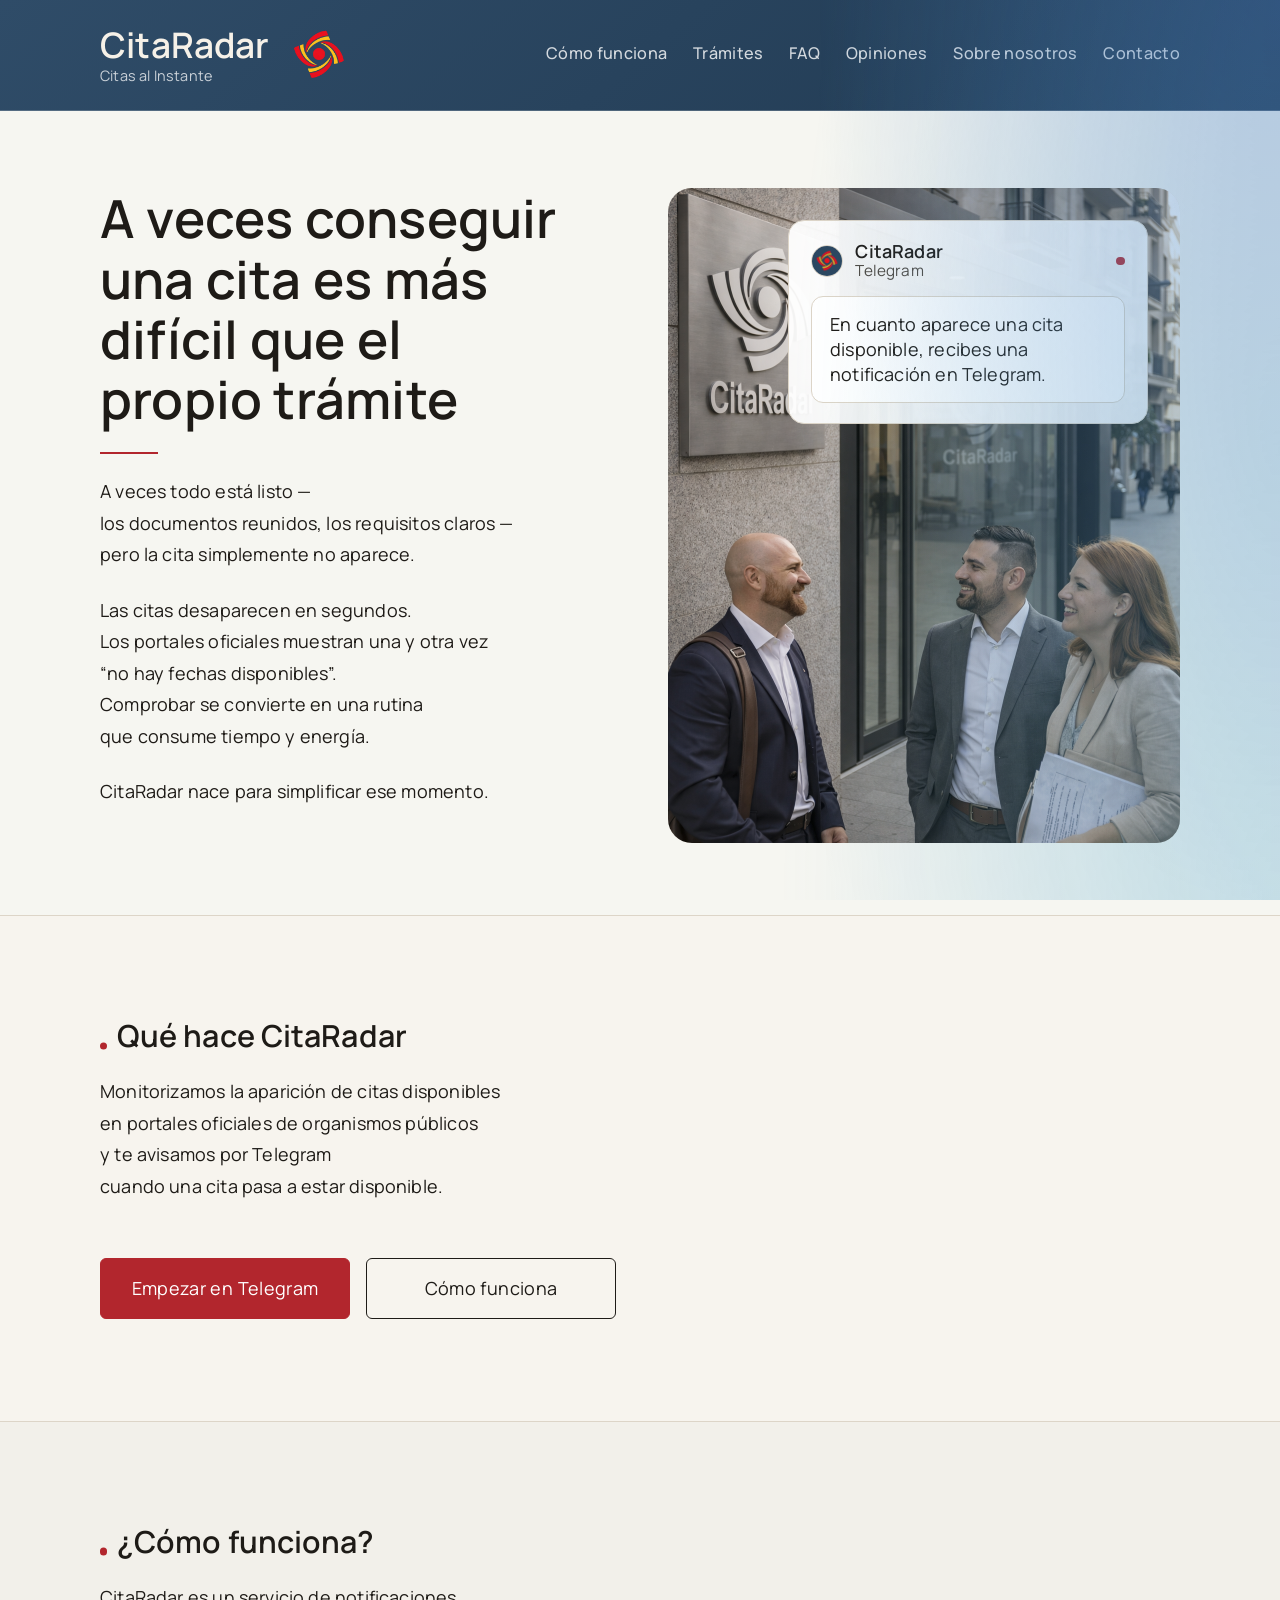
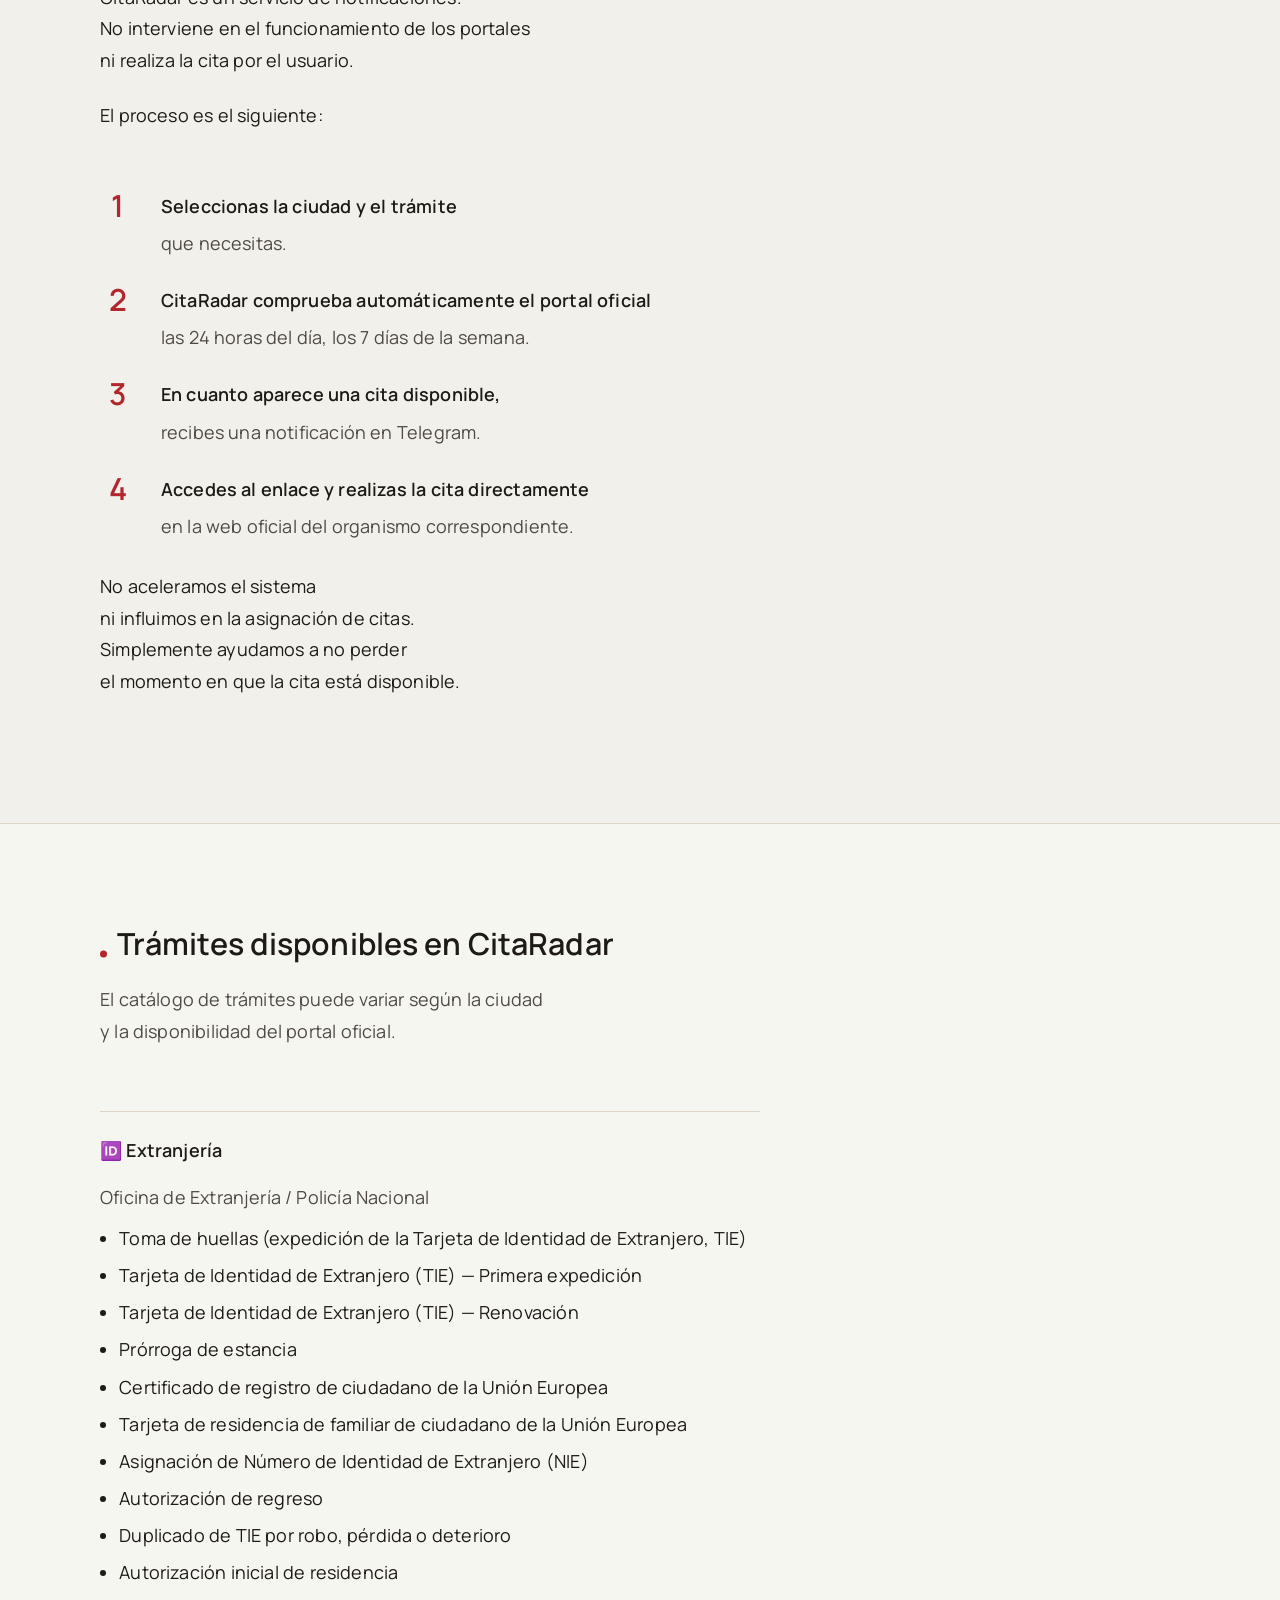
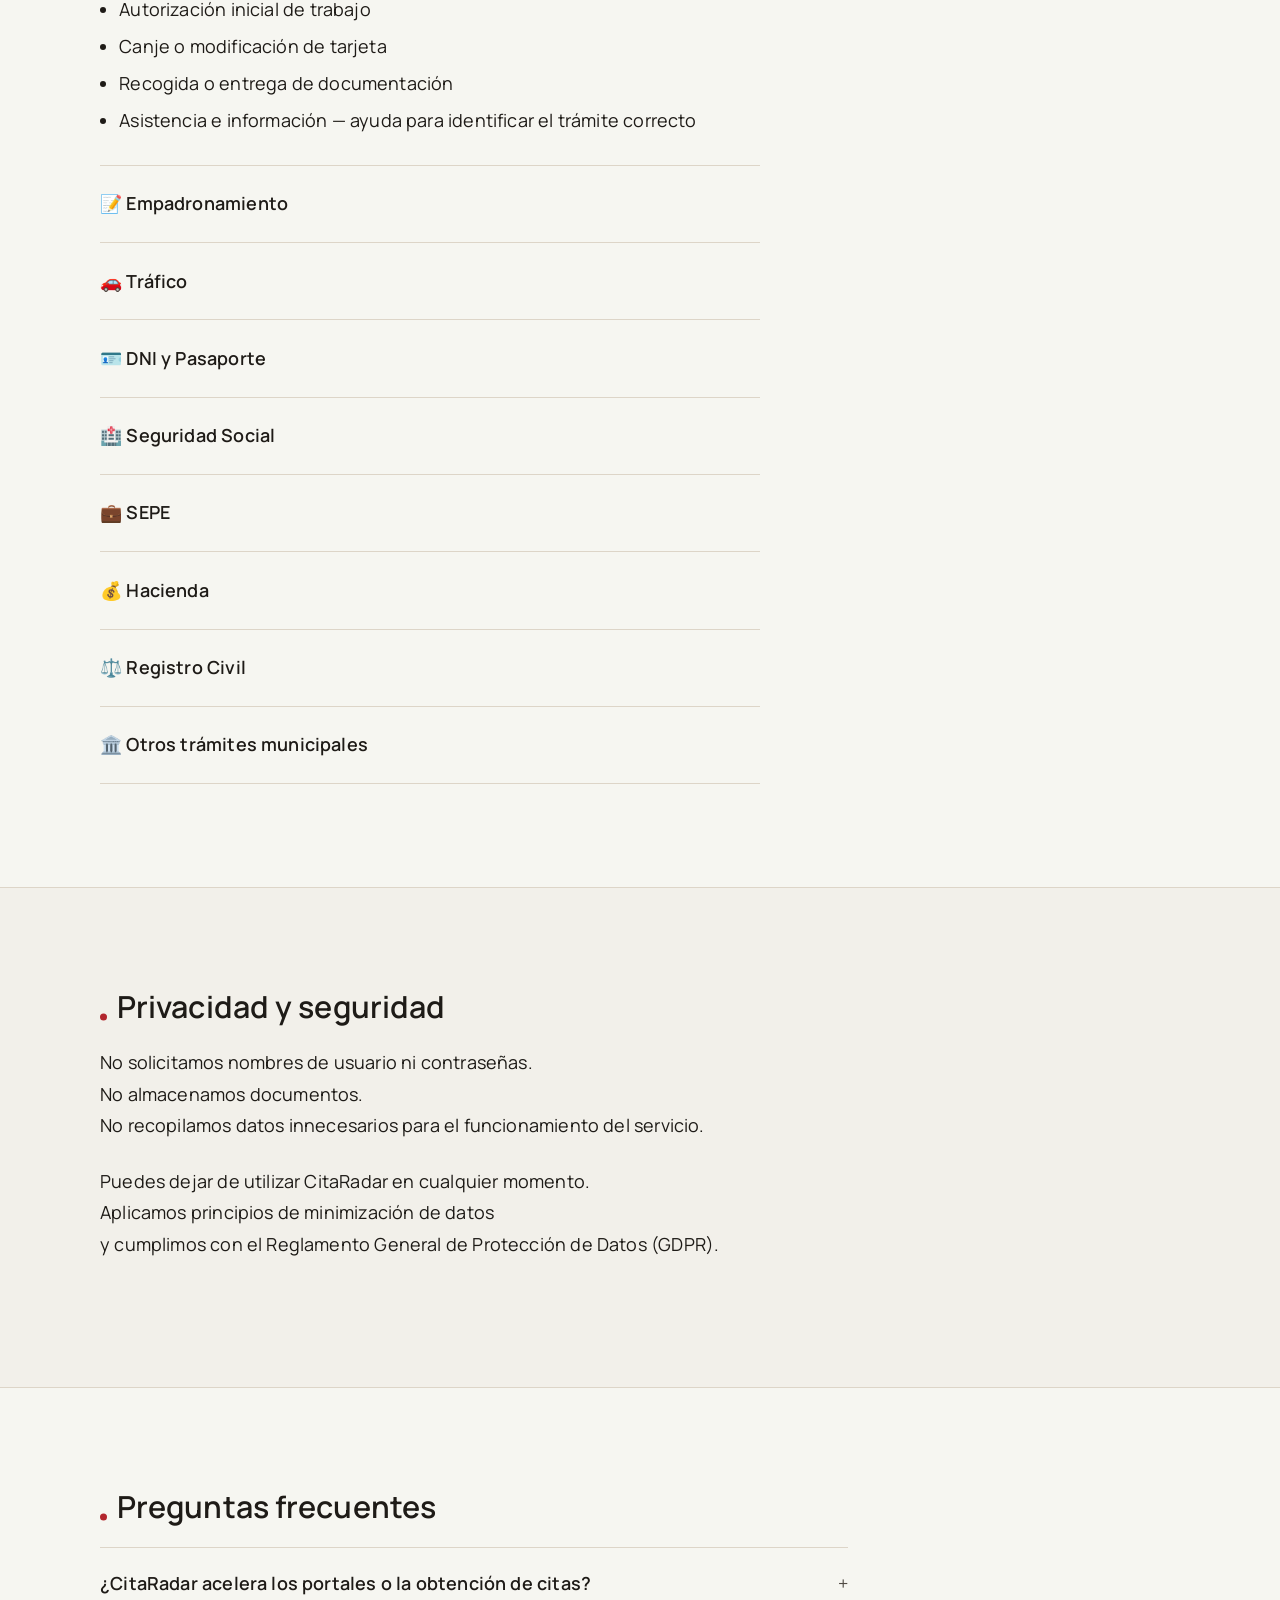
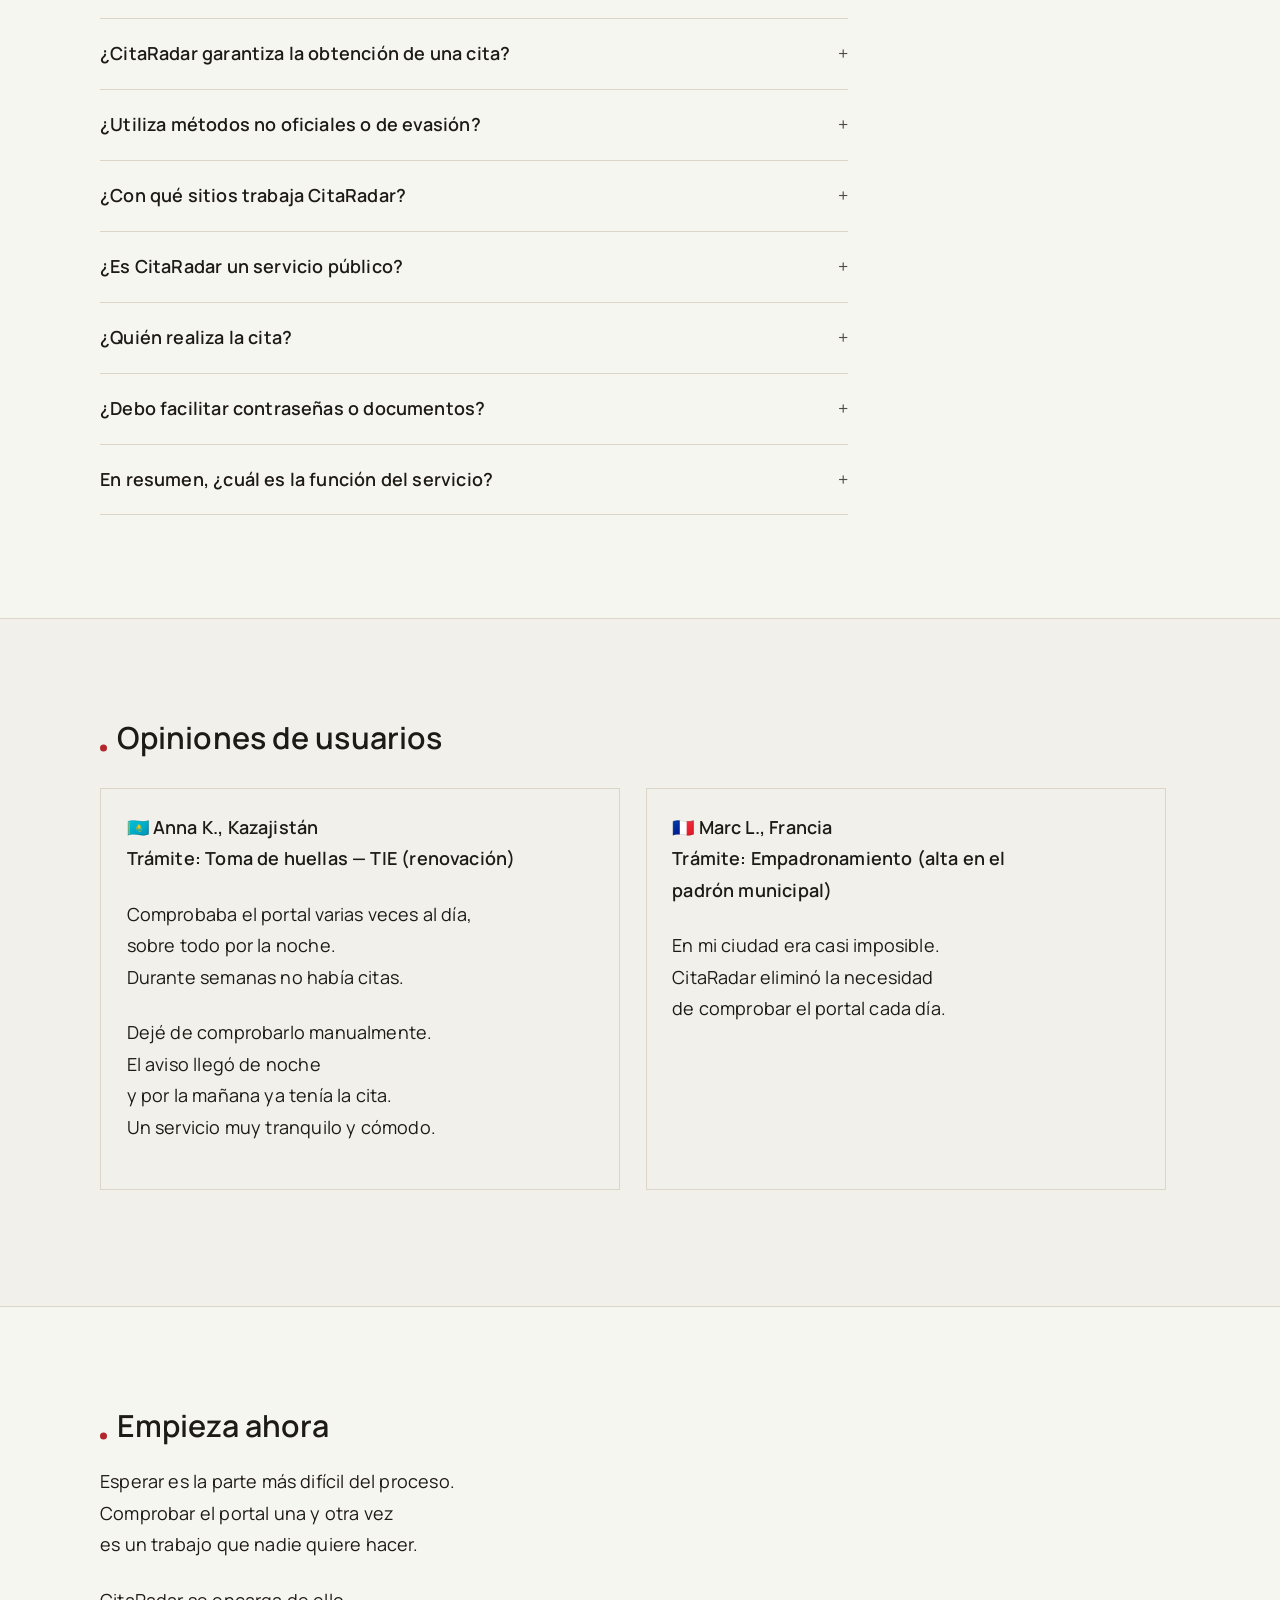
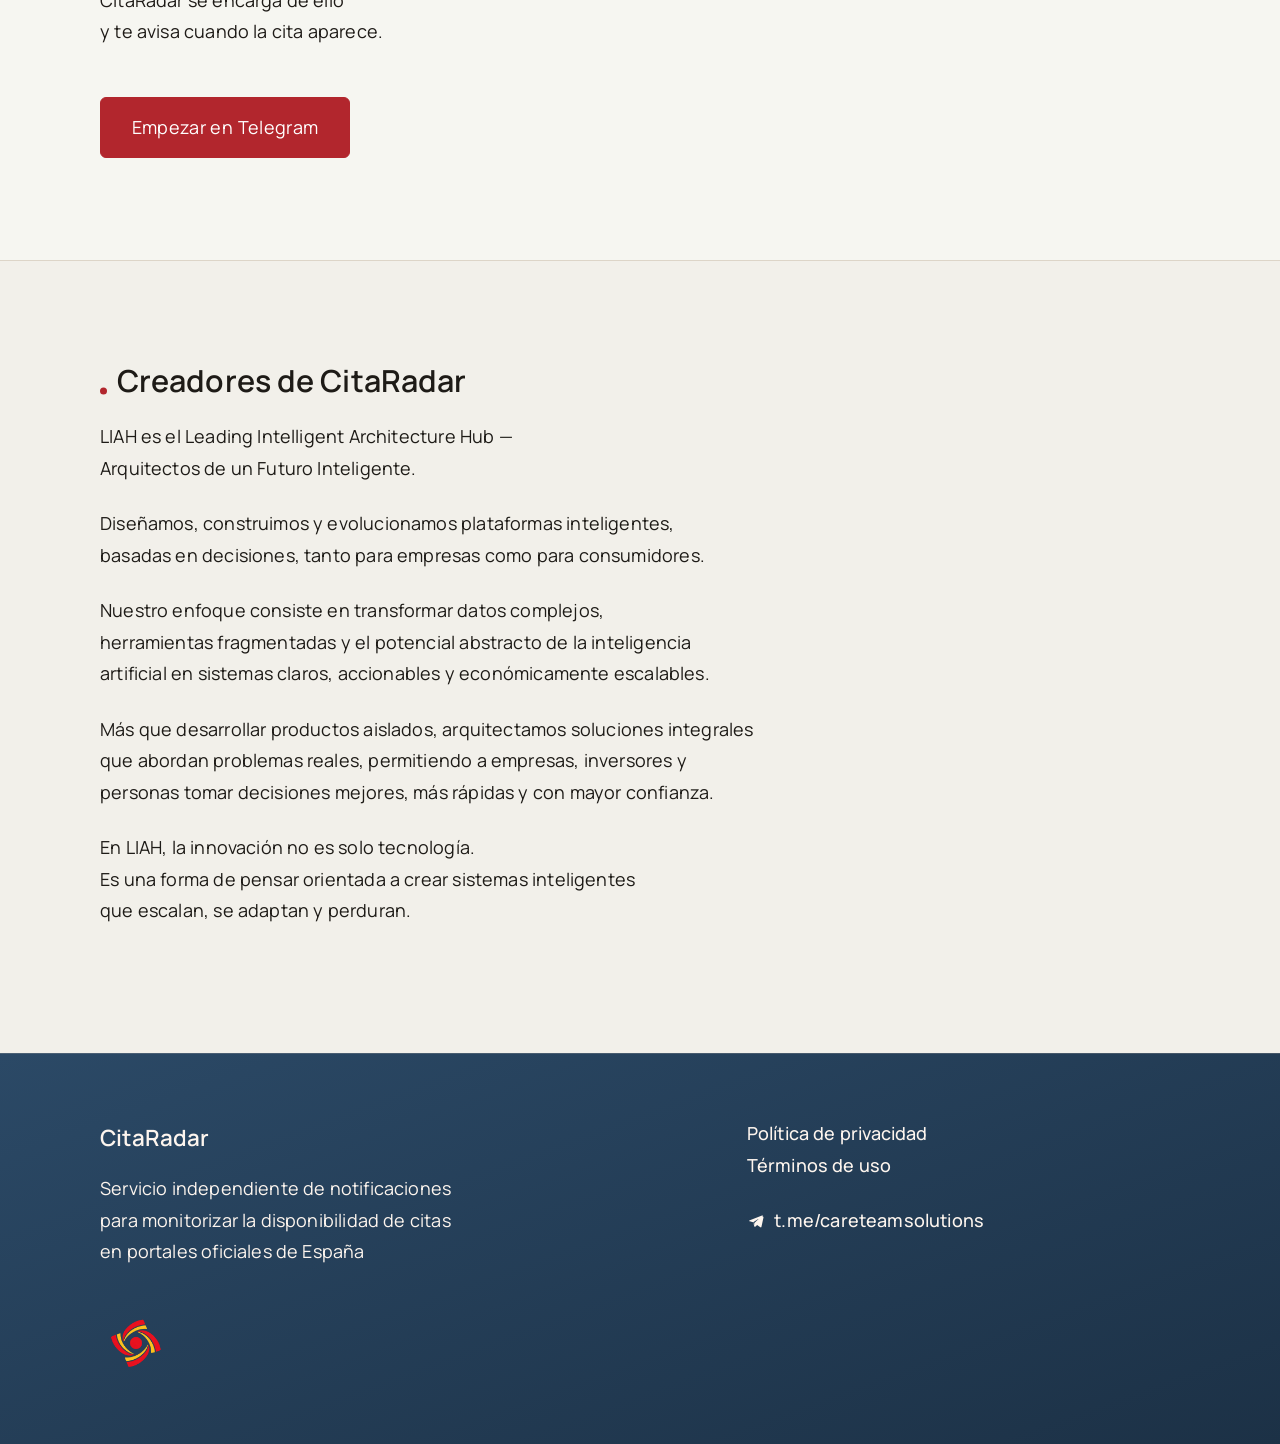
<file: index.html>
<!doctype html>
<html lang="es">
  <head>
    <meta charset="utf-8" />
    <meta name="viewport" content="width=device-width, initial-scale=1" />
    <title>CitaRadar — Citas al Instante</title>
    <meta
      name="description"
      content="Monitorizamos la aparición de citas disponibles en portales oficiales de organismos públicos y te avisamos por Telegram cuando una cita pasa a estar disponible."
    />
    <meta property="og:title" content="CitaRadar — Citas al Instante" />
    <meta
      property="og:description"
      content="Monitorizamos la aparición de citas disponibles en portales oficiales de organismos públicos y te avisamos por Telegram cuando una cita pasa a estar disponible."
    />
    <meta property="og:type" content="website" />
    <meta property="og:locale" content="es_ES" />
    <meta property="og:image" content="favicon.png" />
    <meta name="twitter:card" content="summary" />
    <meta name="theme-color" content="#2f4c68" />
    <link rel="icon" href="favicon.png" type="image/png" />
    <link rel="apple-touch-icon" href="apple-touch-icon.png" />
    <link rel="stylesheet" href="styles.css" />
  </head>
  <body>
    <header class="site-header">
      <div class="container header-inner">
        <div class="brand">
          <div class="brand-text">
            <a class="logo" href="index.html">CitaRadar</a>
            <span class="brand-tagline">Citas al Instante</span>
          </div>
          <img class="brand-illustration" src="Illustration.png" alt="" aria-hidden="true" />
        </div>
        <nav class="toc" aria-label="Secciones principales">
          <a href="#como-funciona">Cómo funciona</a>
          <a href="#tramites">Trámites</a>
          <a href="#faq">FAQ</a>
          <a href="#opiniones">Opiniones</a>
          <a href="#creadores">Sobre nosotros</a>
          <a href="#contacto">Contacto</a>
        </nav>
        <details class="toc-mobile">
          <summary aria-label="Abrir menú de navegación">Menú</summary>
          <div class="toc-mobile-panel">
            <a href="#como-funciona">Cómo funciona</a>
            <a href="#tramites">Trámites</a>
            <a href="#faq">FAQ</a>
            <a href="#opiniones">Opiniones</a>
            <a href="#creadores">Sobre nosotros</a>
            <a href="#contacto">Contacto</a>
          </div>
        </details>
      </div>
    </header>

    <main id="contenido">
      <section class="section hero paper">
        <div class="container hero-grid">
          <div class="hero-text">
            <h1>A veces conseguir una cita es más difícil que el propio trámite</h1>
            <p>
              A veces todo está listo —<br />
              los documentos reunidos, los requisitos claros —<br />
              pero la cita simplemente no aparece.
            </p>
            <p>
              Las citas desaparecen en segundos.<br />
              Los portales oficiales muestran una y otra vez<br />
              “no hay fechas disponibles”.<br />
              Comprobar se convierte en una rutina<br />
              que consume tiempo y energía.
            </p>
            <p>CitaRadar nace para simplificar ese momento.</p>
          </div>
          <div class="hero-side">
          <div class="hero-photo" aria-hidden="true">
            <img
              src="20260201_0009_Image%20Generation_remix_01kgb50zr4ftt9q1h30hnj1c5b.png"
              alt=""
              loading="lazy"
            />
          </div>
            <aside class="hero-card telegram-card" aria-label="Notificación en Telegram">
              <div class="telegram-header">
                <img class="telegram-avatar" src="Pic1.png" alt="CitaRadar" />
                <div class="telegram-meta">
                  <p class="telegram-name">CitaRadar</p>
                  <p class="telegram-app">Telegram</p>
                </div>
                <span class="telegram-dot" aria-hidden="true"></span>
              </div>
              <div class="telegram-bubble">
                <p>En cuanto aparece una cita disponible, recibes una notificación en Telegram.</p>
              </div>
            </aside>
          </div>
        </div>
      </section>

      <section class="section">
        <div class="container content">
          <h2>Qué hace CitaRadar</h2>
          <p>
            Monitorizamos la aparición de citas disponibles<br />
            en portales oficiales de organismos públicos<br />
            y te avisamos por Telegram<br />
            cuando una cita pasa a estar disponible.
          </p>
          <div class="cta">
            <a class="btn btn-primary" href="https://t.me/citaradarbot">Empezar en Telegram</a>
            <a class="btn btn-secondary" href="#como-funciona">Cómo funciona</a>
          </div>
        </div>
      </section>

      <section class="section surface" id="como-funciona">
        <div class="container content">
          <h2>¿Cómo funciona?</h2>
          <p>
            CitaRadar es un servicio de notificaciones.<br />
            No interviene en el funcionamiento de los portales<br />
            ni realiza la cita por el usuario.
          </p>
          <p>El proceso es el siguiente:</p>
          <ol class="steps">
            <li class="step">
              <span class="step-number">1</span>
              <div class="step-content">
                <p class="step-title">Seleccionas la ciudad y el trámite</p>
                <p class="step-text">que necesitas.</p>
              </div>
            </li>
            <li class="step">
              <span class="step-number">2</span>
              <div class="step-content">
                <p class="step-title">CitaRadar comprueba automáticamente el portal oficial</p>
                <p class="step-text">las 24 horas del día, los 7 días de la semana.</p>
              </div>
            </li>
            <li class="step">
              <span class="step-number">3</span>
              <div class="step-content">
                <p class="step-title">En cuanto aparece una cita disponible,</p>
                <p class="step-text">recibes una notificación en Telegram.</p>
              </div>
            </li>
            <li class="step">
              <span class="step-number">4</span>
              <div class="step-content">
                <p class="step-title">Accedes al enlace y realizas la cita directamente</p>
                <p class="step-text">en la web oficial del organismo correspondiente.</p>
              </div>
            </li>
          </ol>
          <p>
            No aceleramos el sistema<br />
            ni influimos en la asignación de citas.<br />
            Simplemente ayudamos a no perder<br />
            el momento en que la cita está disponible.
          </p>
        </div>
      </section>

      <section class="section paper" id="tramites">
        <div class="container content">
          <h2>Trámites disponibles en CitaRadar</h2>
          <p class="small">
            El catálogo de trámites puede variar según la ciudad<br />
            y la disponibilidad del portal oficial.
          </p>
          <div class="accordion">
            <details class="accordion-item" open>
              <summary><span>🆔 Extranjería</span></summary>
              <div class="accordion-body">
                <p class="category-meta">Oficina de Extranjería / Policía Nacional</p>
                <ul class="category-list">
                  <li>Toma de huellas (expedición de la Tarjeta de Identidad de Extranjero, TIE)</li>
                  <li>Tarjeta de Identidad de Extranjero (TIE) — Primera expedición</li>
                  <li>Tarjeta de Identidad de Extranjero (TIE) — Renovación</li>
                  <li>Prórroga de estancia</li>
                  <li>Certificado de registro de ciudadano de la Unión Europea</li>
                  <li>Tarjeta de residencia de familiar de ciudadano de la Unión Europea</li>
                  <li>Asignación de Número de Identidad de Extranjero (NIE)</li>
                  <li>Autorización de regreso</li>
                  <li>Duplicado de TIE por robo, pérdida o deterioro</li>
                  <li>Autorización inicial de residencia</li>
                  <li>Autorización inicial de trabajo</li>
                  <li>Canje o modificación de tarjeta</li>
                  <li>Recogida o entrega de documentación</li>
                  <li>Asistencia e información — ayuda para identificar el trámite correcto</li>
                </ul>
              </div>
            </details>
            <details class="accordion-item">
              <summary><span>📝 Empadronamiento</span></summary>
              <div class="accordion-body">
                <p class="category-meta">Padrón Municipal de Habitantes</p>
                <ul class="category-list">
                  <li>Alta en el Padrón Municipal de Habitantes (nueva inscripción)</li>
                  <li>Cambio de domicilio en el Padrón Municipal</li>
                  <li>Baja en el Padrón Municipal</li>
                  <li>Certificado de empadronamiento</li>
                  <li>Volante de empadronamiento</li>
                  <li>Alta o modificación de datos de familiar en el padrón</li>
                </ul>
              </div>
            </details>
            <details class="accordion-item">
              <summary><span>🚗 Tráfico</span></summary>
              <div class="accordion-body">
                <p class="category-meta">Dirección General de Tráfico (DGT)</p>
                <ul class="category-list">
                  <li>Canje de permiso de conducción extranjero</li>
                  <li>Renovación del permiso de conducción</li>
                  <li>Obtención del permiso de conducción (primera vez)</li>
                  <li>Duplicado del permiso de conducción</li>
                  <li>Permiso Internacional de Conducción</li>
                  <li>Trámites relacionados con vehículos</li>
                  <li>Examen teórico de conducción</li>
                  <li>Examen práctico de conducción</li>
                  <li>Consulta de puntos del carné de conducir</li>
                  <li>Informes de conductor o del permiso</li>
                </ul>
              </div>
            </details>
            <details class="accordion-item">
              <summary><span>🪪 DNI y Pasaporte</span></summary>
              <div class="accordion-body">
                <p class="category-meta">Policía Nacional</p>
                <p class="category-note">
                  En algunos trámites puede existir CAPTCHA,<br />
                  por lo que la monitorización puede estar limitada.
                </p>
                <ul class="category-list">
                  <li>Documento Nacional de Identidad (DNI) — Primera expedición</li>
                  <li>Documento Nacional de Identidad (DNI) — Renovación</li>
                  <li>Documento Nacional de Identidad (DNI) — Duplicado</li>
                  <li>Pasaporte — Primera expedición</li>
                  <li>Pasaporte — Renovación</li>
                </ul>
              </div>
            </details>
            <details class="accordion-item">
              <summary><span>🏥 Seguridad Social</span></summary>
              <div class="accordion-body">
                <p class="category-meta">Instituto Nacional de la Seguridad Social (INSS)</p>
                <ul class="category-list">
                  <li>Asignación o consulta del Número de la Seguridad Social</li>
                  <li>Afiliación a la Seguridad Social</li>
                  <li>Prestaciones por maternidad y paternidad</li>
                  <li>Incapacidad temporal</li>
                  <li>Pensiones y jubilación</li>
                  <li>Ingreso Mínimo Vital (IMV)</li>
                  <li>Obtención de informes y certificados</li>
                  <li>Consulta general de prestaciones</li>
                </ul>
              </div>
            </details>
            <details class="accordion-item">
              <summary><span>💼 SEPE</span></summary>
              <div class="accordion-body">
                <p class="category-meta">Servicio Público de Empleo Estatal</p>
                <p class="category-note">
                  Las prestaciones se gestionan en el SEPE.<br />
                  La demanda de empleo suele corresponder al servicio autonómico.
                </p>
                <ul class="category-list">
                  <li>Solicitud de prestación por desempleo</li>
                  <li>Subsidios y ayudas por desempleo</li>
                  <li>Reanudación de prestación</li>
                  <li>Certificados e informes del SEPE</li>
                  <li>Consulta de información general</li>
                </ul>
              </div>
            </details>
            <details class="accordion-item">
              <summary><span>💰 Hacienda</span></summary>
              <div class="accordion-body">
                <p class="category-meta">
                  Agencia Estatal de Administración Tributaria (AEAT)<br />
                  (Sección en fase beta — la disponibilidad puede ser limitada)
                </p>
                <ul class="category-list">
                  <li>Asistencia para la declaración del IRPF</li>
                  <li>Obtención de certificados tributarios</li>
                  <li>Presentación de documentación tributaria</li>
                  <li>Cita para asistencia general en la Agencia Tributaria</li>
                  <li>Consulta de disponibilidad de cita</li>
                </ul>
              </div>
            </details>
            <details class="accordion-item">
              <summary><span>⚖️ Registro Civil</span></summary>
              <div class="accordion-body">
                <p class="category-meta">
                  Registro Civil<br />
                  (La organización de citas puede variar según la ciudad)
                </p>
                <ul class="category-list">
                  <li>Inscripción de matrimonio o pareja</li>
                  <li>Inscripción de nacimiento</li>
                  <li>Inscripción de defunción</li>
                  <li>Nacionalidad española y jura</li>
                  <li>Localización de inscripción en el Registro Civil</li>
                </ul>
              </div>
            </details>
            <details class="accordion-item">
              <summary><span>🏛️ Otros trámites municipales</span></summary>
              <div class="accordion-body">
                <p class="category-meta">
                  Trámites municipales diversos<br />
                  (El catálogo depende del ayuntamiento correspondiente)
                </p>
                <ul class="category-list">
                  <li>Licencia municipal de obras</li>
                  <li>Certificado de convivencia</li>
                  <li>Inscripción como pareja de hecho</li>
                  <li>Inscripción escolar</li>
                  <li>Gestión de residuos especiales</li>
                  <li>Tarjeta de residente para estacionamiento</li>
                  <li>Registro municipal de animales de compañía</li>
                </ul>
              </div>
            </details>
          </div>
        </div>
      </section>

      <section class="section surface" id="privacidad">
        <div class="container content">
          <h2>Privacidad y seguridad</h2>
          <p>
            No solicitamos nombres de usuario ni contraseñas.<br />
            No almacenamos documentos.<br />
            No recopilamos datos innecesarios para el funcionamiento del servicio.
          </p>
          <p>
            Puedes dejar de utilizar CitaRadar en cualquier momento.<br />
            Aplicamos principios de minimización de datos<br />
            y cumplimos con el Reglamento General de Protección de Datos (GDPR).
          </p>
        </div>
      </section>

      <section class="section paper" id="faq">
        <div class="container content wide">
          <h2>Preguntas frecuentes</h2>
          <details class="faq-item">
            <summary>¿CitaRadar acelera los portales o la obtención de citas?</summary>
            <div class="faq-answer">
              <p>
                No. CitaRadar no acelera los sitios oficiales<br />
                ni influye en la asignación de citas.<br />
                La disponibilidad depende exclusivamente del organismo correspondiente.
              </p>
            </div>
          </details>
          <details class="faq-item">
            <summary>¿CitaRadar garantiza la obtención de una cita?</summary>
            <div class="faq-answer">
              <p>
                No. No garantizamos citas ni vendemos citas.<br />
                Cita Radar solo ayuda a no perder el momento<br />
                en que una cita está disponible.
              </p>
            </div>
          </details>
          <details class="faq-item">
            <summary>¿Utiliza métodos no oficiales o de evasión?</summary>
            <div class="faq-answer">
              <p>
                No. CitaRadar no emplea métodos prohibidos<br />
                ni técnicas agresivas.<br />
                Trabajamos únicamente con información pública y accesible.
              </p>
            </div>
          </details>
          <details class="faq-item">
            <summary>¿Con qué sitios trabaja CitaRadar?</summary>
            <div class="faq-answer">
              <p>
                Exclusivamente con portales oficiales<br />
                de organismos estatales y municipales de España.
              </p>
            </div>
          </details>
          <details class="faq-item">
            <summary>¿Es CitaRadar un servicio público?</summary>
            <div class="faq-answer">
              <p>
                No. CitaRadar es un servicio independiente<br />
                y no está afiliado a organismos públicos.
              </p>
            </div>
          </details>
          <details class="faq-item">
            <summary>¿Quién realiza la cita?</summary>
            <div class="faq-answer">
              <p>
                La cita la realizas tú mismo<br />
                directamente en la web oficial correspondiente.<br />
                CitaRadar no realiza citas en nombre del usuario.
              </p>
            </div>
          </details>
          <details class="faq-item">
            <summary>¿Debo facilitar contraseñas o documentos?</summary>
            <div class="faq-answer">
              <p>No. CitaRadar nunca solicita contraseñas ni documentos.</p>
            </div>
          </details>
          <details class="faq-item">
            <summary>En resumen, ¿cuál es la función del servicio?</summary>
            <div class="faq-answer">
              <p>
                No sustituimos al portal<br />
                ni intervenimos en el sistema.<br />
                Solo te avisamos cuando la cita aparece.
              </p>
            </div>
          </details>
        </div>
      </section>

      <section class="section surface" id="opiniones">
        <div class="container">
          <h2>Opiniones de usuarios</h2>
          <div class="testimonials" aria-label="Opiniones de usuarios">
            <article class="testimonial">
              <p class="testimonial-meta">
                🇰🇿 Anna K., Kazajistán<br />
                Trámite: Toma de huellas — TIE (renovación)
              </p>
              <p>
                Comprobaba el portal varias veces al día,<br />
                sobre todo por la noche.<br />
                Durante semanas no había citas.
              </p>
              <p>
                Dejé de comprobarlo manualmente.<br />
                El aviso llegó de noche<br />
                y por la mañana ya tenía la cita.<br />
                Un servicio muy tranquilo y cómodo.
              </p>
            </article>
            <article class="testimonial">
              <p class="testimonial-meta">
                🇫🇷 Marc L., Francia<br />
                Trámite: Empadronamiento (alta en el padrón municipal)
              </p>
              <p>
                En mi ciudad era casi imposible.<br />
                CitaRadar eliminó la necesidad<br />
                de comprobar el portal cada día.
              </p>
            </article>
            <article class="testimonial">
              <p class="testimonial-meta">
                🇮🇹 Giulia R., Italia<br />
                Trámite: Certificado de registro de ciudadano de la UE
              </p>
              <p>
                La incertidumbre es lo más difícil.<br />
                El aviso llegó temprano<br />
                y pude reservar a tiempo.
              </p>
            </article>
            <article class="testimonial">
              <p class="testimonial-meta">
                🇺🇸 David M., Estados Unidos<br />
                Trámite: Canje de permiso de conducción (DGT)
              </p>
              <p>
                Mucho más cómodo<br />
                que comprobar el portal cada noche.
              </p>
            </article>
            <article class="testimonial">
              <p class="testimonial-meta">
                🇦🇷 Lucía P., Argentina<br />
                Trámite: Prestación por desempleo (SEPE)
              </p>
              <p>
                En un momento de estrés,<br />
                este servicio fue realmente útil.
              </p>
            </article>
          </div>
        </div>
      </section>

      <section class="section paper cta-final" id="telegram">
        <div class="container content">
          <h2>Empieza ahora</h2>
          <p>
            Esperar es la parte más difícil del proceso.<br />
            Comprobar el portal una y otra vez<br />
            es un trabajo que nadie quiere hacer.
          </p>
          <p>
            CitaRadar se encarga de ello<br />
            y te avisa cuando la cita aparece.
          </p>
          <a class="btn btn-primary" href="https://t.me/citaradarbot">Empezar en Telegram</a>
        </div>
      </section>

      <section class="section surface" id="creadores">
        <div class="container content">
          <h2>Creadores de CitaRadar</h2>
          <p>
            LIAH es el Leading Intelligent Architecture Hub —<br />
            Arquitectos de un Futuro Inteligente.
          </p>
          <p>
            Diseñamos, construimos y evolucionamos plataformas inteligentes,<br />
            basadas en decisiones, tanto para empresas como para consumidores.
          </p>
          <p>
            Nuestro enfoque consiste en transformar datos complejos,<br />
            herramientas fragmentadas y el potencial abstracto de la inteligencia artificial en sistemas claros,
            accionables y económicamente escalables.
          </p>
          <p>
            Más que desarrollar productos aislados, arquitectamos soluciones integrales que abordan problemas
            reales, permitiendo a empresas, inversores y personas tomar decisiones mejores, más rápidas y con
            mayor confianza.
          </p>
          <p>
            En LIAH, la innovación no es solo tecnología.<br />
            Es una forma de pensar orientada a crear sistemas inteligentes<br />
            que escalan, se adaptan y perduran.
          </p>
        </div>
      </section>
    </main>

    <a class="fab-cta" href="https://t.me/citaradarbot">Empezar en Telegram</a>

    <footer class="site-footer" id="contacto">
      <div class="container footer-grid">
        <div class="footer-brand">
          <p class="footer-logo">CitaRadar</p>
          <p class="footer-tagline">
            Servicio independiente de notificaciones<br />
            para monitorizar la disponibilidad de citas<br />
            en portales oficiales de España
          </p>
        </div>
        <div class="footer-meta">
          <p class="footer-links">
            <a href="privacy.html">Política de privacidad</a><br />
            <a href="terms.html">Términos de uso</a>
          </p>
          <p class="footer-contact">
            <a class="contact-row" href="https://t.me/careteamsolutions">
              <span class="telegram-icon" aria-hidden="true">
                <svg viewBox="0 0 24 24" aria-hidden="true">
                  <path
                    d="M20.9 4.3 3.8 10.9c-1.2.5-1.2 1.2-.2 1.5l4.4 1.4 1.7 5.1c.2.6.1.8.7.8.5 0 .7-.2 1-.5l2.1-2 4.3 3.2c.8.4 1.3.2 1.5-.7l2.6-12.1c.3-1.1-.4-1.6-1.1-1.4Zm-3.4 3.1-7.7 7.1-.3 3.1-1.2-3.9 9.2-6.1Z"
                  />
                </svg>
              </span>
              t.me/careteamsolutions
            </a>
          </p>
        </div>
      </div>
      <div class="container footer-illustration" aria-hidden="true">
        <img src="Illustration.png" alt="" />
      </div>
    </footer>
    <script>
      (() => {
        const root = document.documentElement;
        const maxShift = 140;
        let ticking = false;
        const update = () => {
          const scrollTop = window.scrollY || window.pageYOffset;
          const shift = Math.min(maxShift, scrollTop * 0.2);
          root.style.setProperty("--scroll-shift", `${shift}px`);
          ticking = false;
        };
        update();
        window.addEventListener("scroll", () => {
          if (!ticking) {
            window.requestAnimationFrame(update);
            ticking = true;
          }
        });
      })();
    </script>
  </body>
</html>
</file>
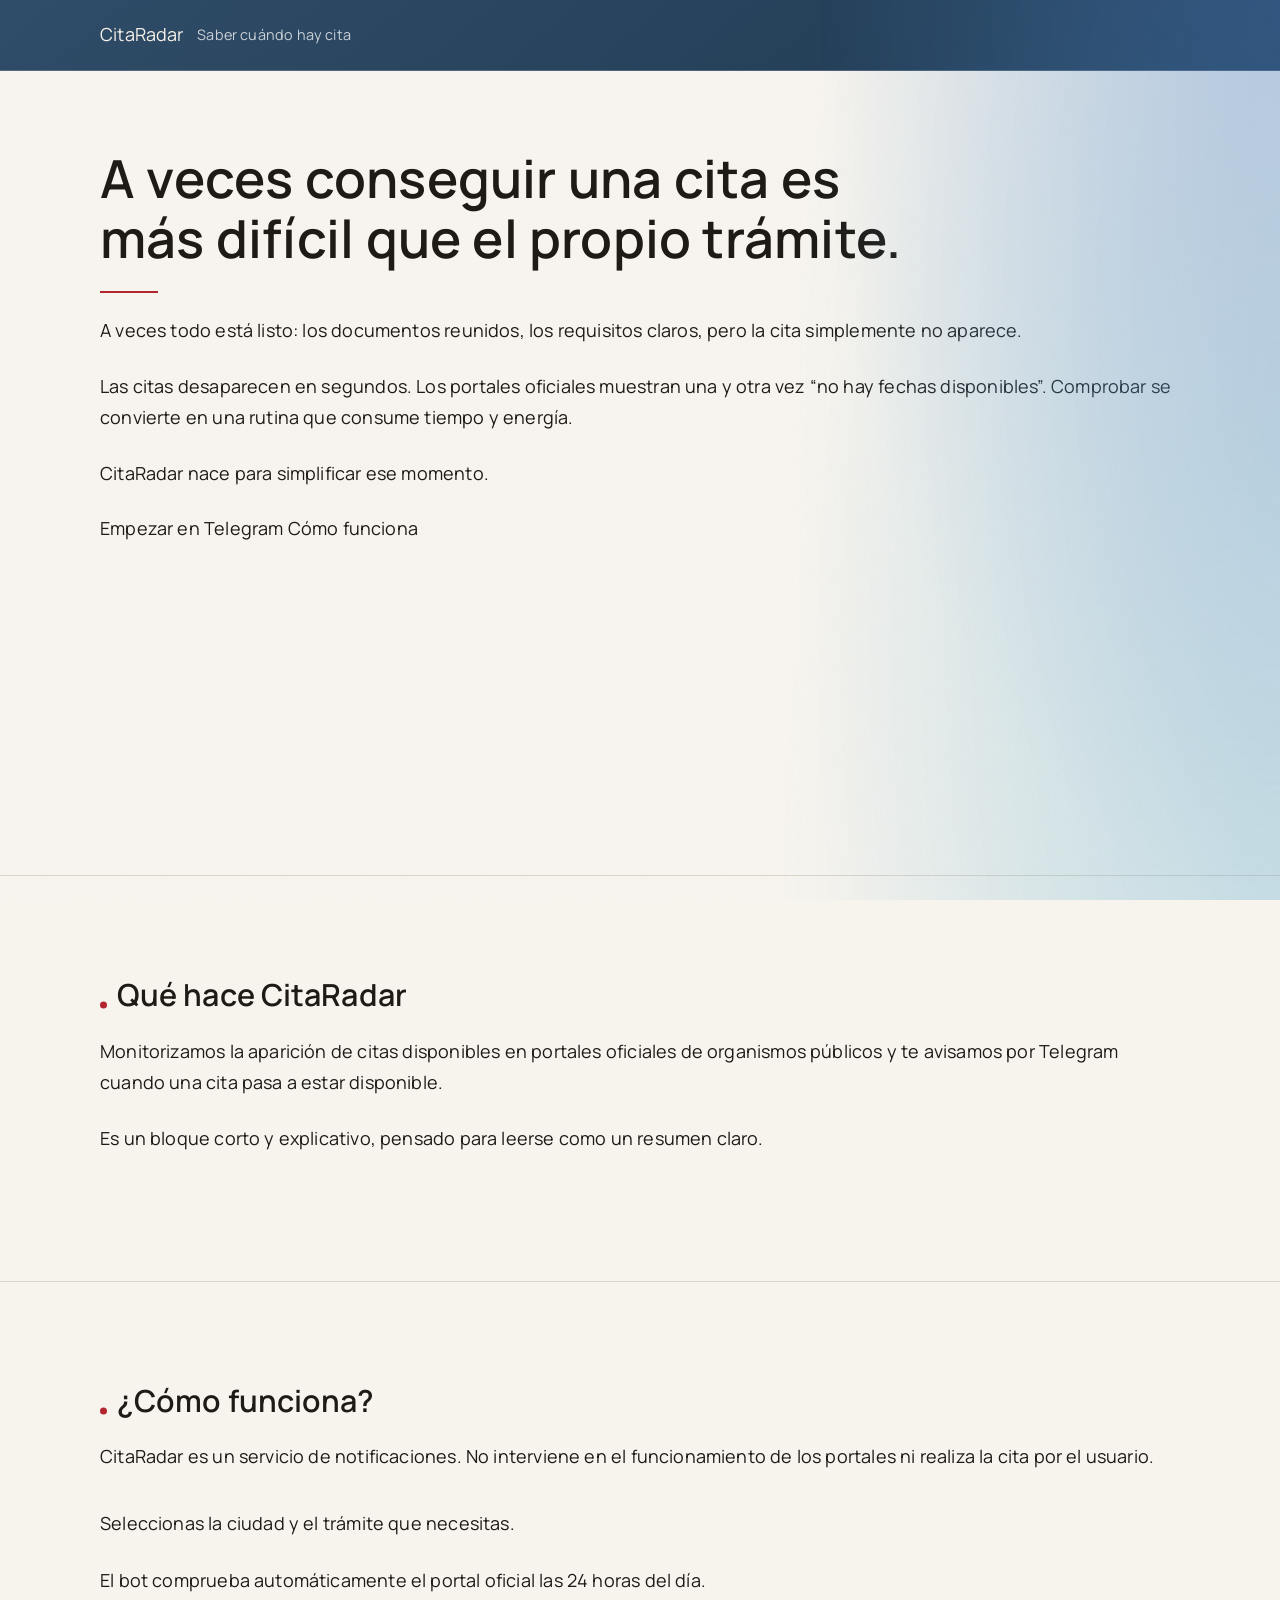
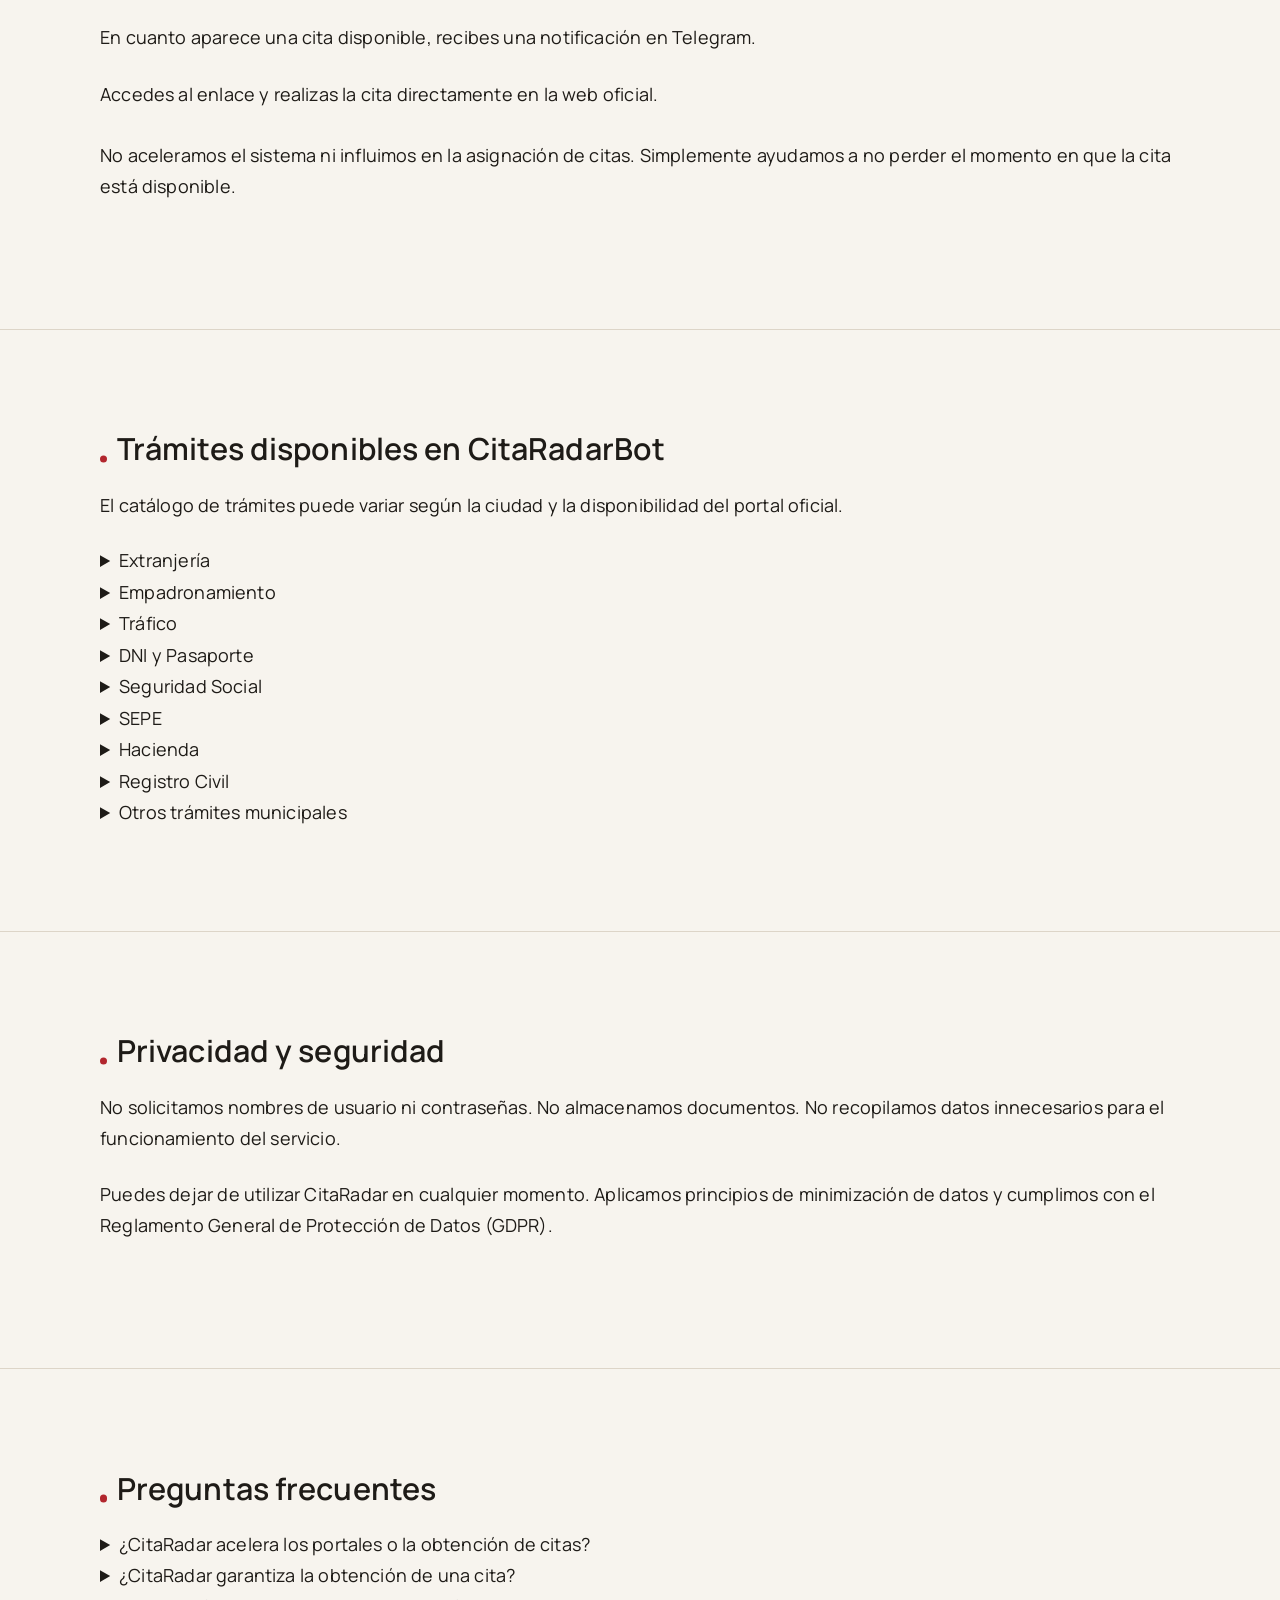
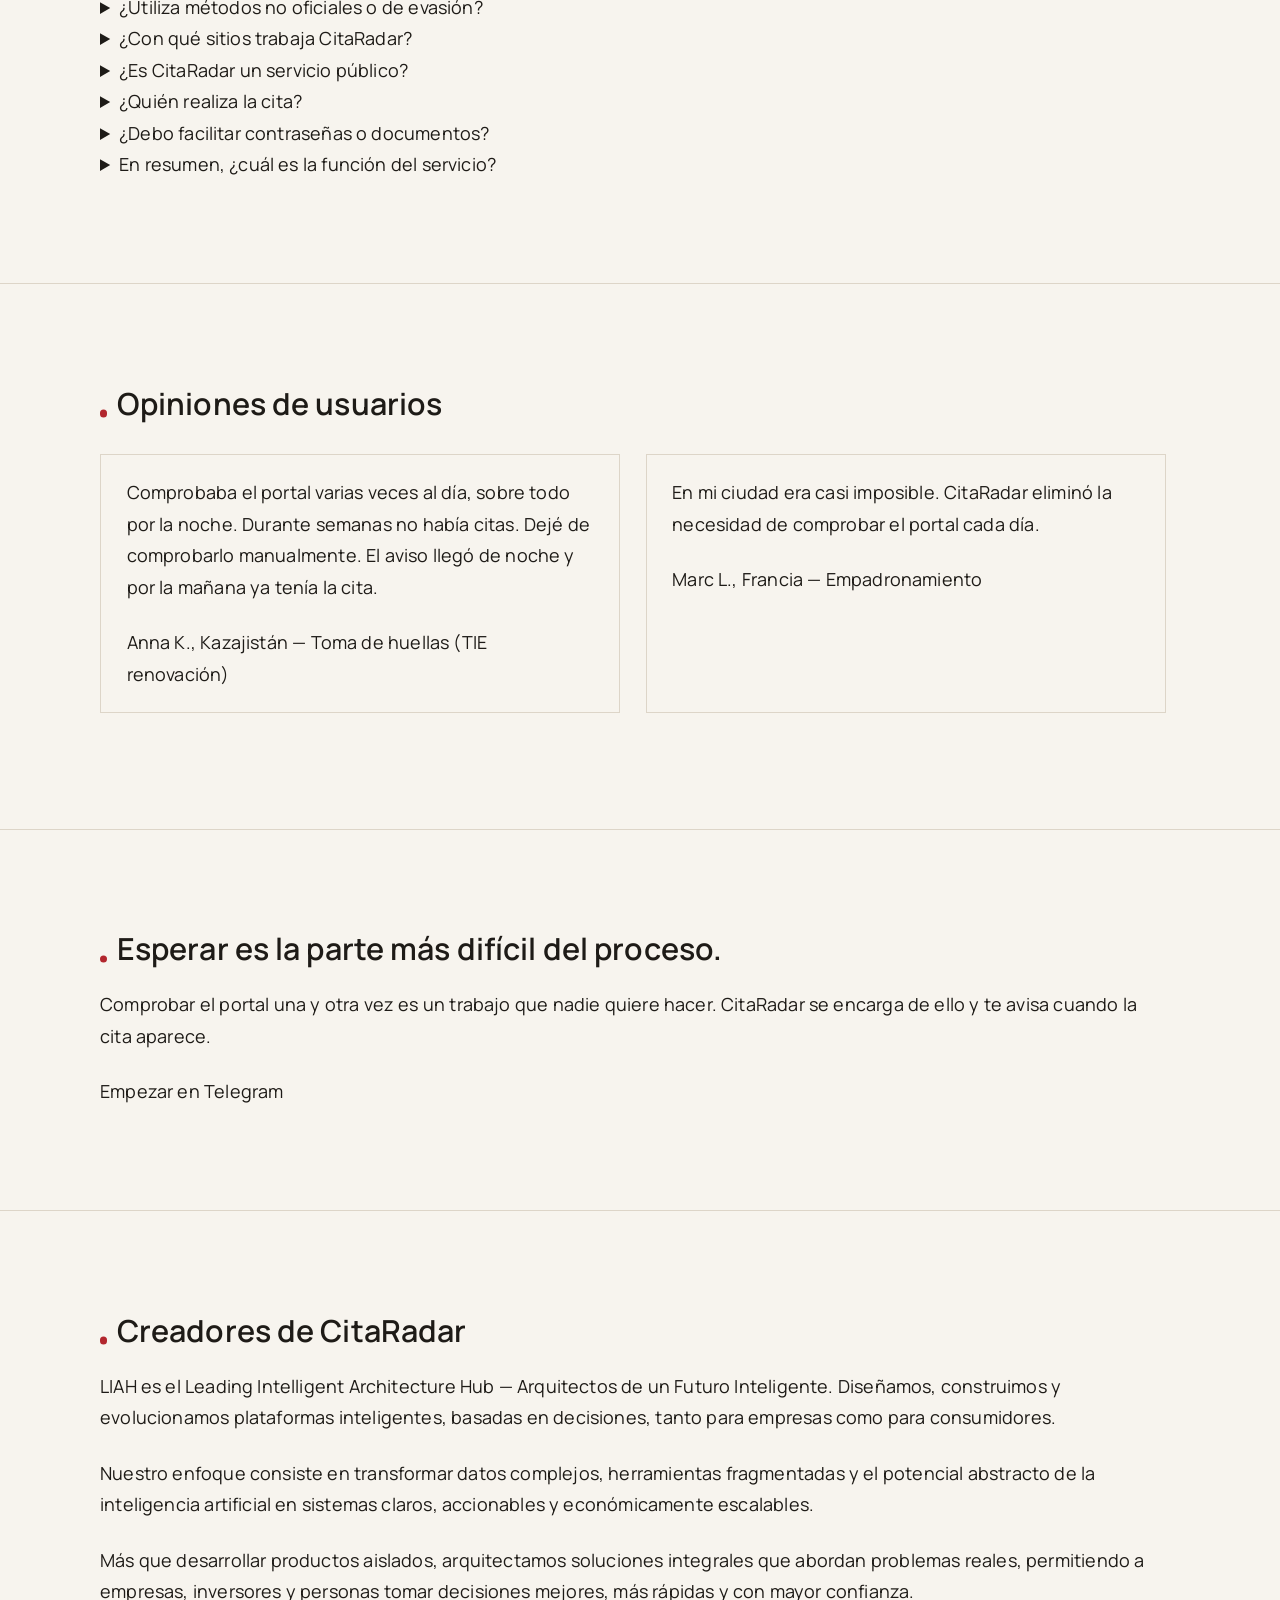
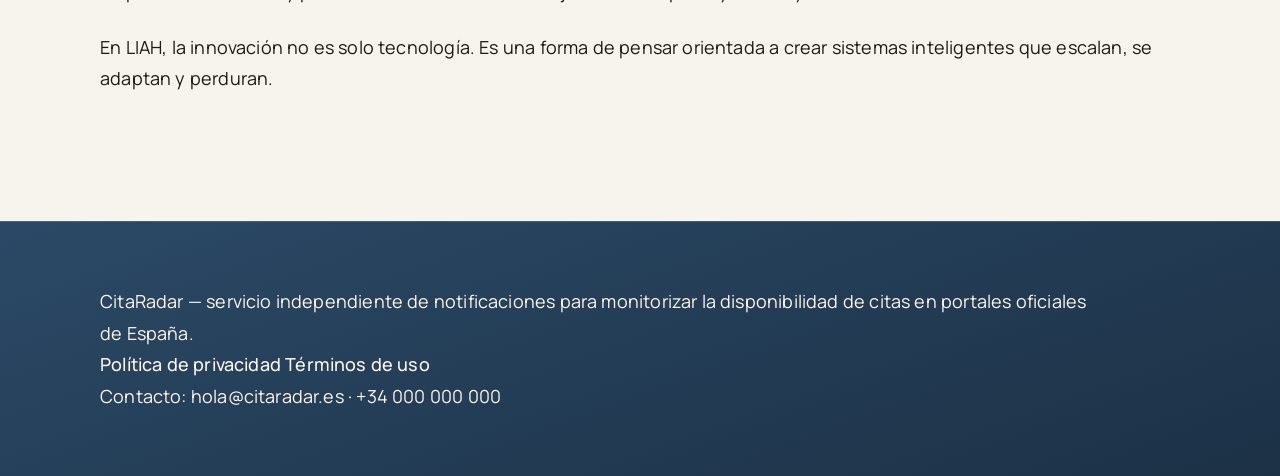
<file: gradient issue.html>
<!DOCTYPE html>
<html lang="es">
  <head>
    <meta charset="UTF-8" />
    <meta name="viewport" content="width=device-width, initial-scale=1" />
    <title>CitaRadar</title>
    <link rel="stylesheet" href="styles.css" />
  </head>
  <body>
    <header class="site-header">
      <div class="container">
        <div class="brand">
          <span class="brand-name">CitaRadar</span>
          <span class="brand-tagline">Saber cu&aacute;ndo hay cita</span>
        </div>
      </div>
    </header>

    <main>
      <section class="hero section" id="inicio">
        <div class="container">
          <h1>A veces conseguir una cita es m&aacute;s dif&iacute;cil que el propio tr&aacute;mite.</h1>
          <p class="lead">
            A veces todo est&aacute; listo: los documentos reunidos, los requisitos claros, pero la
            cita simplemente no aparece.
          </p>
          <p>
            Las citas desaparecen en segundos. Los portales oficiales muestran una y otra vez
            &ldquo;no hay fechas disponibles&rdquo;. Comprobar se convierte en una rutina que consume
            tiempo y energ&iacute;a.
          </p>
          <p>CitaRadar nace para simplificar ese momento.</p>
          <div class="actions">
            <a class="button primary" href="https://t.me/citaradarbot" target="_blank" rel="noreferrer">
              Empezar en Telegram
            </a>
            <a class="button secondary" href="#como-funciona">C&oacute;mo funciona</a>
          </div>
        </div>
      </section>

      <section class="section" id="que-hace">
        <div class="container">
          <h2>Qu&eacute; hace CitaRadar</h2>
          <p class="narrow">
            Monitorizamos la aparici&oacute;n de citas disponibles en portales oficiales de
            organismos p&uacute;blicos y te avisamos por Telegram cuando una cita pasa a estar
            disponible.
          </p>
          <p class="muted">
            Es un bloque corto y explicativo, pensado para leerse como un resumen claro.
          </p>
        </div>
      </section>

      <section class="section" id="como-funciona">
        <div class="container">
          <h2>&iquest;C&oacute;mo funciona?</h2>
          <p class="narrow">
            CitaRadar es un servicio de notificaciones. No interviene en el funcionamiento de
            los portales ni realiza la cita por el usuario.
          </p>
          <ol class="steps">
            <li>Seleccionas la ciudad y el tr&aacute;mite que necesitas.</li>
            <li>El bot comprueba autom&aacute;ticamente el portal oficial las 24 horas del d&iacute;a.</li>
            <li>En cuanto aparece una cita disponible, recibes una notificaci&oacute;n en Telegram.</li>
            <li>Accedes al enlace y realizas la cita directamente en la web oficial.</li>
          </ol>
          <p>
            No aceleramos el sistema ni influimos en la asignaci&oacute;n de citas. Simplemente
            ayudamos a no perder el momento en que la cita est&aacute; disponible.
          </p>
        </div>
      </section>

      <section class="section" id="tramites">
        <div class="container">
          <h2>Tr&aacute;mites disponibles en CitaRadarBot</h2>
          <p class="muted">
            El cat&aacute;logo de tr&aacute;mites puede variar seg&uacute;n la ciudad y la disponibilidad
            del portal oficial.
          </p>
          <div class="details-grid">
            <details>
              <summary>Extranjer&iacute;a</summary>
              <p class="muted">Oficina de Extranjer&iacute;a / Polic&iacute;a Nacional</p>
              <ul>
                <li>Toma de huellas (expedici&oacute;n de la Tarjeta de Identidad de Extranjero, TIE)</li>
                <li>Tarjeta de Identidad de Extranjero (TIE) &mdash; Primera expedici&oacute;n</li>
                <li>Tarjeta de Identidad de Extranjero (TIE) &mdash; Renovaci&oacute;n</li>
                <li>Pr&oacute;rroga de estancia</li>
                <li>Certificado de registro de ciudadano de la Uni&oacute;n Europea</li>
                <li>Tarjeta de residencia de familiar de ciudadano de la Uni&oacute;n Europea</li>
                <li>Asignaci&oacute;n de N&uacute;mero de Identidad de Extranjero (NIE)</li>
                <li>Autorizaci&oacute;n de regreso</li>
                <li>Duplicado de TIE por robo, p&eacute;rdida o deterioro</li>
                <li>Autorizaci&oacute;n inicial de residencia</li>
                <li>Autorizaci&oacute;n inicial de trabajo</li>
                <li>Canje o modificaci&oacute;n de tarjeta</li>
                <li>Recogida o entrega de documentaci&oacute;n</li>
                <li>Asistencia e informaci&oacute;n &mdash; ayuda para identificar el tr&aacute;mite correcto</li>
              </ul>
            </details>

            <details>
              <summary>Empadronamiento</summary>
              <p class="muted">Padr&oacute;n Municipal de Habitantes</p>
              <ul>
                <li>Alta en el Padr&oacute;n Municipal de Habitantes (nueva inscripci&oacute;n)</li>
                <li>Cambio de domicilio en el Padr&oacute;n Municipal</li>
                <li>Baja en el Padr&oacute;n Municipal</li>
                <li>Certificado de empadronamiento</li>
                <li>Volante de empadronamiento</li>
                <li>Alta o modificaci&oacute;n de datos de familiar en el padr&oacute;n</li>
              </ul>
            </details>

            <details>
              <summary>Tr&aacute;fico</summary>
              <p class="muted">Direcci&oacute;n General de Tr&aacute;fico (DGT)</p>
              <ul>
                <li>Canje de permiso de conducci&oacute;n extranjero</li>
                <li>Renovaci&oacute;n del permiso de conducci&oacute;n</li>
                <li>Obtenci&oacute;n del permiso de conducci&oacute;n (primera vez)</li>
                <li>Duplicado del permiso de conducci&oacute;n</li>
                <li>Permiso Internacional de Conducci&oacute;n</li>
                <li>Tr&aacute;mites relacionados con veh&iacute;culos</li>
                <li>Examen te&oacute;rico de conducci&oacute;n</li>
                <li>Examen pr&aacute;ctico de conducci&oacute;n</li>
                <li>Consulta de puntos del carn&eacute; de conducir</li>
                <li>Informes de conductor o del permiso</li>
              </ul>
            </details>

            <details>
              <summary>DNI y Pasaporte</summary>
              <p class="muted">
                Polic&iacute;a Nacional. En algunos tr&aacute;mites puede existir CAPTCHA, por lo
                que la monitorizaci&oacute;n puede estar limitada.
              </p>
              <ul>
                <li>Documento Nacional de Identidad (DNI) &mdash; Primera expedici&oacute;n</li>
                <li>Documento Nacional de Identidad (DNI) &mdash; Renovaci&oacute;n</li>
                <li>Documento Nacional de Identidad (DNI) &mdash; Duplicado</li>
                <li>Pasaporte &mdash; Primera expedici&oacute;n</li>
                <li>Pasaporte &mdash; Renovaci&oacute;n</li>
              </ul>
            </details>

            <details>
              <summary>Seguridad Social</summary>
              <p class="muted">Instituto Nacional de la Seguridad Social (INSS)</p>
              <ul>
                <li>Asignaci&oacute;n o consulta del N&uacute;mero de la Seguridad Social</li>
                <li>Afiliaci&oacute;n a la Seguridad Social</li>
                <li>Prestaciones por maternidad y paternidad</li>
                <li>Incapacidad temporal</li>
                <li>Pensiones y jubilaci&oacute;n</li>
                <li>Ingreso M&iacute;nimo Vital (IMV)</li>
                <li>Obtenci&oacute;n de informes y certificados</li>
                <li>Consulta general de prestaciones</li>
              </ul>
            </details>

            <details>
              <summary>SEPE</summary>
              <p class="muted">
                Servicio P&uacute;blico de Empleo Estatal. Las prestaciones se gestionan en el SEPE y
                la demanda de empleo suele corresponder al servicio auton&oacute;mico.
              </p>
              <ul>
                <li>Solicitud de prestaci&oacute;n por desempleo</li>
                <li>Subsidios y ayudas por desempleo</li>
                <li>Reanudaci&oacute;n de prestaci&oacute;n</li>
                <li>Certificados e informes del SEPE</li>
                <li>Consulta de informaci&oacute;n general</li>
              </ul>
            </details>

            <details>
              <summary>Hacienda</summary>
              <p class="muted">
                Agencia Estatal de Administraci&oacute;n Tributaria (AEAT). Secci&oacute;n en fase
                beta, la disponibilidad puede ser limitada.
              </p>
              <ul>
                <li>Asistencia para la declaraci&oacute;n del IRPF</li>
                <li>Obtenci&oacute;n de certificados tributarios</li>
                <li>Presentaci&oacute;n de documentaci&oacute;n tributaria</li>
                <li>Cita para asistencia general en la Agencia Tributaria</li>
                <li>Consulta de disponibilidad de cita</li>
              </ul>
            </details>

            <details>
              <summary>Registro Civil</summary>
              <p class="muted">
                Registro Civil. La organizaci&oacute;n de citas puede variar seg&uacute;n la ciudad.
              </p>
              <ul>
                <li>Inscripci&oacute;n de matrimonio o pareja</li>
                <li>Inscripci&oacute;n de nacimiento</li>
                <li>Inscripci&oacute;n de defunci&oacute;n</li>
                <li>Nacionalidad espa&ntilde;ola y jura</li>
                <li>Localizaci&oacute;n de inscripci&oacute;n en el Registro Civil</li>
              </ul>
            </details>

            <details>
              <summary>Otros tr&aacute;mites municipales</summary>
              <p class="muted">
                Tr&aacute;mites municipales diversos (el cat&aacute;logo depende del ayuntamiento
                correspondiente).
              </p>
              <ul>
                <li>Licencia municipal de obras</li>
                <li>Certificado de convivencia</li>
                <li>Inscripci&oacute;n como pareja de hecho</li>
                <li>Inscripci&oacute;n escolar</li>
                <li>Gesti&oacute;n de residuos especiales</li>
                <li>Tarjeta de residente para estacionamiento</li>
                <li>Registro municipal de animales de compa&ntilde;&iacute;a</li>
              </ul>
            </details>
          </div>
        </div>
      </section>

      <section class="section" id="privacidad">
        <div class="container">
          <h2>Privacidad y seguridad</h2>
          <p>
            No solicitamos nombres de usuario ni contrase&ntilde;as. No almacenamos documentos.
            No recopilamos datos innecesarios para el funcionamiento del servicio.
          </p>
          <p class="narrow">
            Puedes dejar de utilizar CitaRadar en cualquier momento. Aplicamos principios de
            minimizaci&oacute;n de datos y cumplimos con el Reglamento General de Protecci&oacute;n de
            Datos (GDPR).
          </p>
        </div>
      </section>

      <section class="section" id="faq">
        <div class="container">
          <h2>Preguntas frecuentes</h2>
          <div class="details-grid">
            <details>
              <summary>&iquest;CitaRadar acelera los portales o la obtenci&oacute;n de citas?</summary>
              <p>
                No. CitaRadar no acelera los sitios oficiales ni influye en la asignaci&oacute;n de
                citas. La disponibilidad depende exclusivamente del organismo correspondiente.
              </p>
            </details>
            <details>
              <summary>&iquest;CitaRadar garantiza la obtenci&oacute;n de una cita?</summary>
              <p>
                No. No garantizamos citas ni vendemos citas. El bot solo ayuda a no perder el
                momento en que una cita est&aacute; disponible.
              </p>
            </details>
            <details>
              <summary>&iquest;Utiliza m&eacute;todos no oficiales o de evasi&oacute;n?</summary>
              <p>
                No. CitaRadar no emplea m&eacute;todos prohibidos ni t&eacute;cnicas agresivas.
                Trabajamos &uacute;nicamente con informaci&oacute;n p&uacute;blica y accesible.
              </p>
            </details>
            <details>
              <summary>&iquest;Con qu&eacute; sitios trabaja CitaRadar?</summary>
              <p>
                Exclusivamente con portales oficiales de organismos estatales y municipales de
                Espa&ntilde;a.
              </p>
            </details>
            <details>
              <summary>&iquest;Es CitaRadar un servicio p&uacute;blico?</summary>
              <p>
                No. CitaRadar es un servicio independiente y no est&aacute; afiliado a organismos
                p&uacute;blicos.
              </p>
            </details>
            <details>
              <summary>&iquest;Qui&eacute;n realiza la cita?</summary>
              <p>
                La cita la realizas t&uacute; mismo directamente en la web oficial correspondiente.
                CitaRadar no realiza citas en nombre del usuario.
              </p>
            </details>
            <details>
              <summary>&iquest;Debo facilitar contrase&ntilde;as o documentos?</summary>
              <p>No. CitaRadar nunca solicita contrase&ntilde;as ni documentos.</p>
            </details>
            <details>
              <summary>En resumen, &iquest;cu&aacute;l es la funci&oacute;n del servicio?</summary>
              <p>
                No sustituimos al portal ni intervenimos en el sistema. Solo te avisamos cuando
                la cita aparece.
              </p>
            </details>
          </div>
        </div>
      </section>

      <section class="section" id="opiniones">
        <div class="container">
          <h2>Opiniones de usuarios</h2>
          <div class="testimonials">
            <article class="testimonial">
              <p>
                Comprobaba el portal varias veces al d&iacute;a, sobre todo por la noche. Durante
                semanas no hab&iacute;a citas. Dej&eacute; de comprobarlo manualmente. El aviso
                lleg&oacute; de noche y por la ma&ntilde;ana ya ten&iacute;a la cita.
              </p>
              <span>Anna K., Kazajist&aacute;n &mdash; Toma de huellas (TIE renovaci&oacute;n)</span>
            </article>
            <article class="testimonial">
              <p>
                En mi ciudad era casi imposible. CitaRadar elimin&oacute; la necesidad de
                comprobar el portal cada d&iacute;a.
              </p>
              <span>Marc L., Francia &mdash; Empadronamiento</span>
            </article>
            <article class="testimonial">
              <p>
                La incertidumbre es lo m&aacute;s dif&iacute;cil. El aviso lleg&oacute; temprano y pude
                reservar a tiempo.
              </p>
              <span>Giulia R., Italia &mdash; Certificado de registro de ciudadano de la UE</span>
            </article>
            <article class="testimonial">
              <p>
                Mucho m&aacute;s c&oacute;modo que comprobar el portal cada noche.
              </p>
              <span>David M., Estados Unidos &mdash; Canje de permiso de conducci&oacute;n (DGT)</span>
            </article>
            <article class="testimonial">
              <p>
                En un momento de estr&eacute;s, este servicio fue realmente &uacute;til.
              </p>
              <span>Luc&iacute;a P., Argentina &mdash; Prestaci&oacute;n por desempleo (SEPE)</span>
            </article>
          </div>
        </div>
      </section>

      <section class="section" id="cierre">
        <div class="container">
          <h2>Esperar es la parte m&aacute;s dif&iacute;cil del proceso.</h2>
          <p class="narrow">
            Comprobar el portal una y otra vez es un trabajo que nadie quiere hacer. CitaRadar
            se encarga de ello y te avisa cuando la cita aparece.
          </p>
          <div class="actions">
            <a class="button primary" href="https://t.me/citaradarbot" target="_blank" rel="noreferrer">
              Empezar en Telegram
            </a>
          </div>
        </div>
      </section>

      <section class="section" id="creadores">
        <div class="container">
          <h2>Creadores de CitaRadar</h2>
          <p>
            LIAH es el Leading Intelligent Architecture Hub &mdash; Arquitectos de un Futuro
            Inteligente. Dise&ntilde;amos, construimos y evolucionamos plataformas inteligentes,
            basadas en decisiones, tanto para empresas como para consumidores.
          </p>
          <p>
            Nuestro enfoque consiste en transformar datos complejos, herramientas fragmentadas y
            el potencial abstracto de la inteligencia artificial en sistemas claros, accionables
            y econ&oacute;micamente escalables.
          </p>
          <p>
            M&aacute;s que desarrollar productos aislados, arquitectamos soluciones integrales que
            abordan problemas reales, permitiendo a empresas, inversores y personas tomar decisiones
            mejores, m&aacute;s r&aacute;pidas y con mayor confianza.
          </p>
          <p>
            En LIAH, la innovaci&oacute;n no es solo tecnolog&iacute;a. Es una forma de pensar
            orientada a crear sistemas inteligentes que escalan, se adaptan y perduran.
          </p>
        </div>
      </section>
    </main>

    <footer class="site-footer">
      <div class="container">
        <p>
          CitaRadar &mdash; servicio independiente de notificaciones para monitorizar la
          disponibilidad de citas en portales oficiales de Espa&ntilde;a.
        </p>
        <div class="footer-links">
          <a href="#">Pol&iacute;tica de privacidad</a>
          <a href="#">T&eacute;rminos de uso</a>
        </div>
        <p class="muted">Contacto: hola@citaradar.es &middot; +34 000 000 000</p>
      </div>
    </footer>
  </body>
</html>
</file>
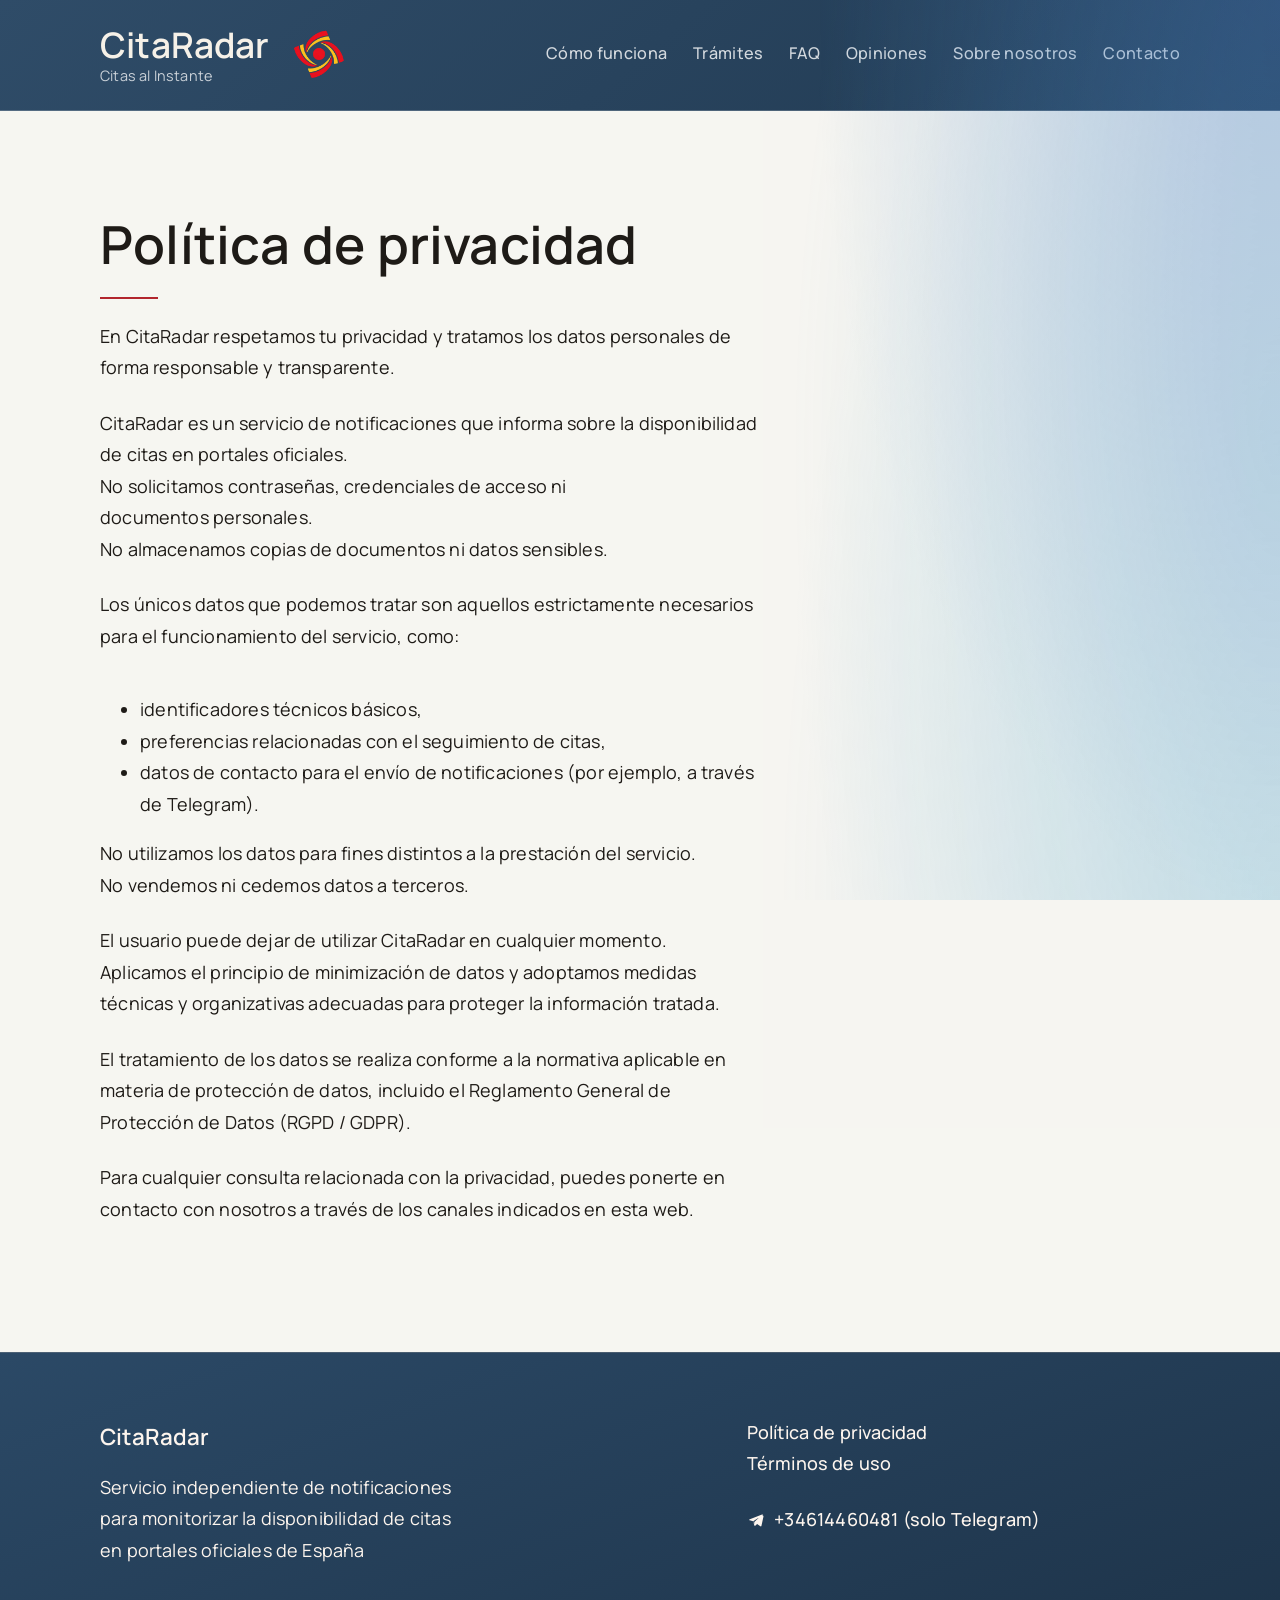
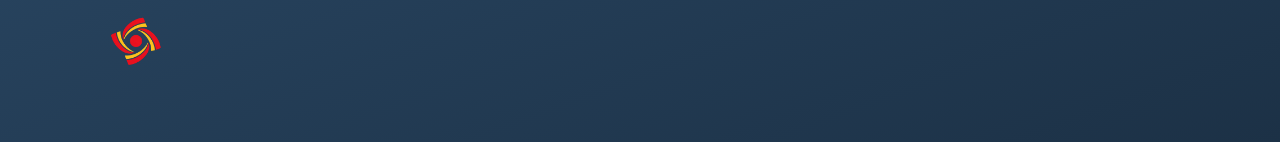
<file: privacy.html>
<!doctype html>
<html lang="es">
  <head>
    <meta charset="utf-8" />
    <meta name="viewport" content="width=device-width, initial-scale=1" />
    <title>Política de privacidad — CitaRadar</title>
    <meta
      name="description"
      content="Política de privacidad de CitaRadar: tratamiento responsable y transparente de datos personales."
    />
    <meta property="og:title" content="Política de privacidad — CitaRadar" />
    <meta
      property="og:description"
      content="CitaRadar respeta tu privacidad y trata los datos personales de forma responsable y transparente."
    />
    <meta property="og:type" content="website" />
    <meta property="og:locale" content="es_ES" />
    <link rel="stylesheet" href="styles.css" />
  </head>
  <body>
    <header class="site-header">
      <div class="container header-inner">
        <div class="brand">
          <div class="brand-text">
            <a class="logo" href="index.html">CitaRadar</a>
            <span class="brand-tagline">Citas al Instante</span>
          </div>
          <img class="brand-illustration" src="Illustration.png" alt="" aria-hidden="true" />
        </div>
        <nav class="toc" aria-label="Secciones principales">
          <a href="index.html#como-funciona">Cómo funciona</a>
          <a href="index.html#tramites">Trámites</a>
          <a href="index.html#faq">FAQ</a>
          <a href="index.html#opiniones">Opiniones</a>
          <a href="index.html#creadores">Sobre nosotros</a>
          <a href="#contacto">Contacto</a>
        </nav>
        <details class="toc-mobile">
          <summary aria-label="Abrir menú de navegación">Menú</summary>
          <div class="toc-mobile-panel">
            <a href="index.html#como-funciona">Cómo funciona</a>
            <a href="index.html#tramites">Trámites</a>
            <a href="index.html#faq">FAQ</a>
            <a href="index.html#opiniones">Opiniones</a>
            <a href="index.html#creadores">Sobre nosotros</a>
            <a href="#contacto">Contacto</a>
          </div>
        </details>
      </div>
    </header>

    <main id="contenido">
      <section class="section paper">
        <div class="container content">
          <h1>Política de privacidad</h1>
          <p>
            En CitaRadar respetamos tu privacidad y tratamos los datos personales de forma responsable y
            transparente.
          </p>
          <p>
            CitaRadar es un servicio de notificaciones que informa sobre la disponibilidad de citas en portales
            oficiales.<br />
            No solicitamos contraseñas, credenciales de acceso ni documentos personales.<br />
            No almacenamos copias de documentos ni datos sensibles.
          </p>
          <p>Los únicos datos que podemos tratar son aquellos estrictamente necesarios para el funcionamiento del servicio, como:</p>
          <ul>
            <li>identificadores técnicos básicos,</li>
            <li>preferencias relacionadas con el seguimiento de citas,</li>
            <li>datos de contacto para el envío de notificaciones (por ejemplo, a través de Telegram).</li>
          </ul>
          <p>No utilizamos los datos para fines distintos a la prestación del servicio.<br />No vendemos ni cedemos datos a terceros.</p>
          <p>
            El usuario puede dejar de utilizar CitaRadar en cualquier momento.<br />
            Aplicamos el principio de minimización de datos y adoptamos medidas técnicas y organizativas adecuadas
            para proteger la información tratada.
          </p>
          <p>
            El tratamiento de los datos se realiza conforme a la normativa aplicable en materia de protección de datos,
            incluido el Reglamento General de Protección de Datos (RGPD / GDPR).
          </p>
          <p>
            Para cualquier consulta relacionada con la privacidad, puedes ponerte en contacto con nosotros a través de
            los canales indicados en esta web.
          </p>
        </div>
      </section>
    </main>

    <a class="fab-cta" href="https://t.me/citaradarbot">Empezar en Telegram</a>

    <footer class="site-footer" id="contacto">
      <div class="container footer-grid">
        <div class="footer-brand">
          <p class="footer-logo">CitaRadar</p>
          <p class="footer-tagline">
            Servicio independiente de notificaciones<br />
            para monitorizar la disponibilidad de citas<br />
            en portales oficiales de España
          </p>
        </div>
        <div class="footer-meta">
          <p class="footer-links">
            <a href="privacy.html">Política de privacidad</a><br />
            <a href="terms.html">Términos de uso</a>
          </p>
          <p class="footer-contact">
            <a class="contact-row" href="https://t.me/citaradarbot">
              <span class="telegram-icon" aria-hidden="true">
                <svg viewBox="0 0 24 24" aria-hidden="true">
                  <path
                    d="M20.9 4.3 3.8 10.9c-1.2.5-1.2 1.2-.2 1.5l4.4 1.4 1.7 5.1c.2.6.1.8.7.8.5 0 .7-.2 1-.5l2.1-2 4.3 3.2c.8.4 1.3.2 1.5-.7l2.6-12.1c.3-1.1-.4-1.6-1.1-1.4Zm-3.4 3.1-7.7 7.1-.3 3.1-1.2-3.9 9.2-6.1Z"
                  />
                </svg>
              </span>
              +34614460481 (solo Telegram)
            </a>
            <br />
          </p>
        </div>
      </div>
      <div class="container footer-illustration" aria-hidden="true">
        <img src="Illustration.png" alt="" />
      </div>
    </footer>
    <script>
      (() => {
        const root = document.documentElement;
        const maxShift = 140;
        let ticking = false;
        const update = () => {
          const scrollTop = window.scrollY || window.pageYOffset;
          const shift = Math.min(maxShift, scrollTop * 0.2);
          root.style.setProperty("--scroll-shift", `${shift}px`);
          ticking = false;
        };
        update();
        window.addEventListener("scroll", () => {
          if (!ticking) {
            window.requestAnimationFrame(update);
            ticking = true;
          }
        });
      })();
    </script>
  </body>
</html>
</file>
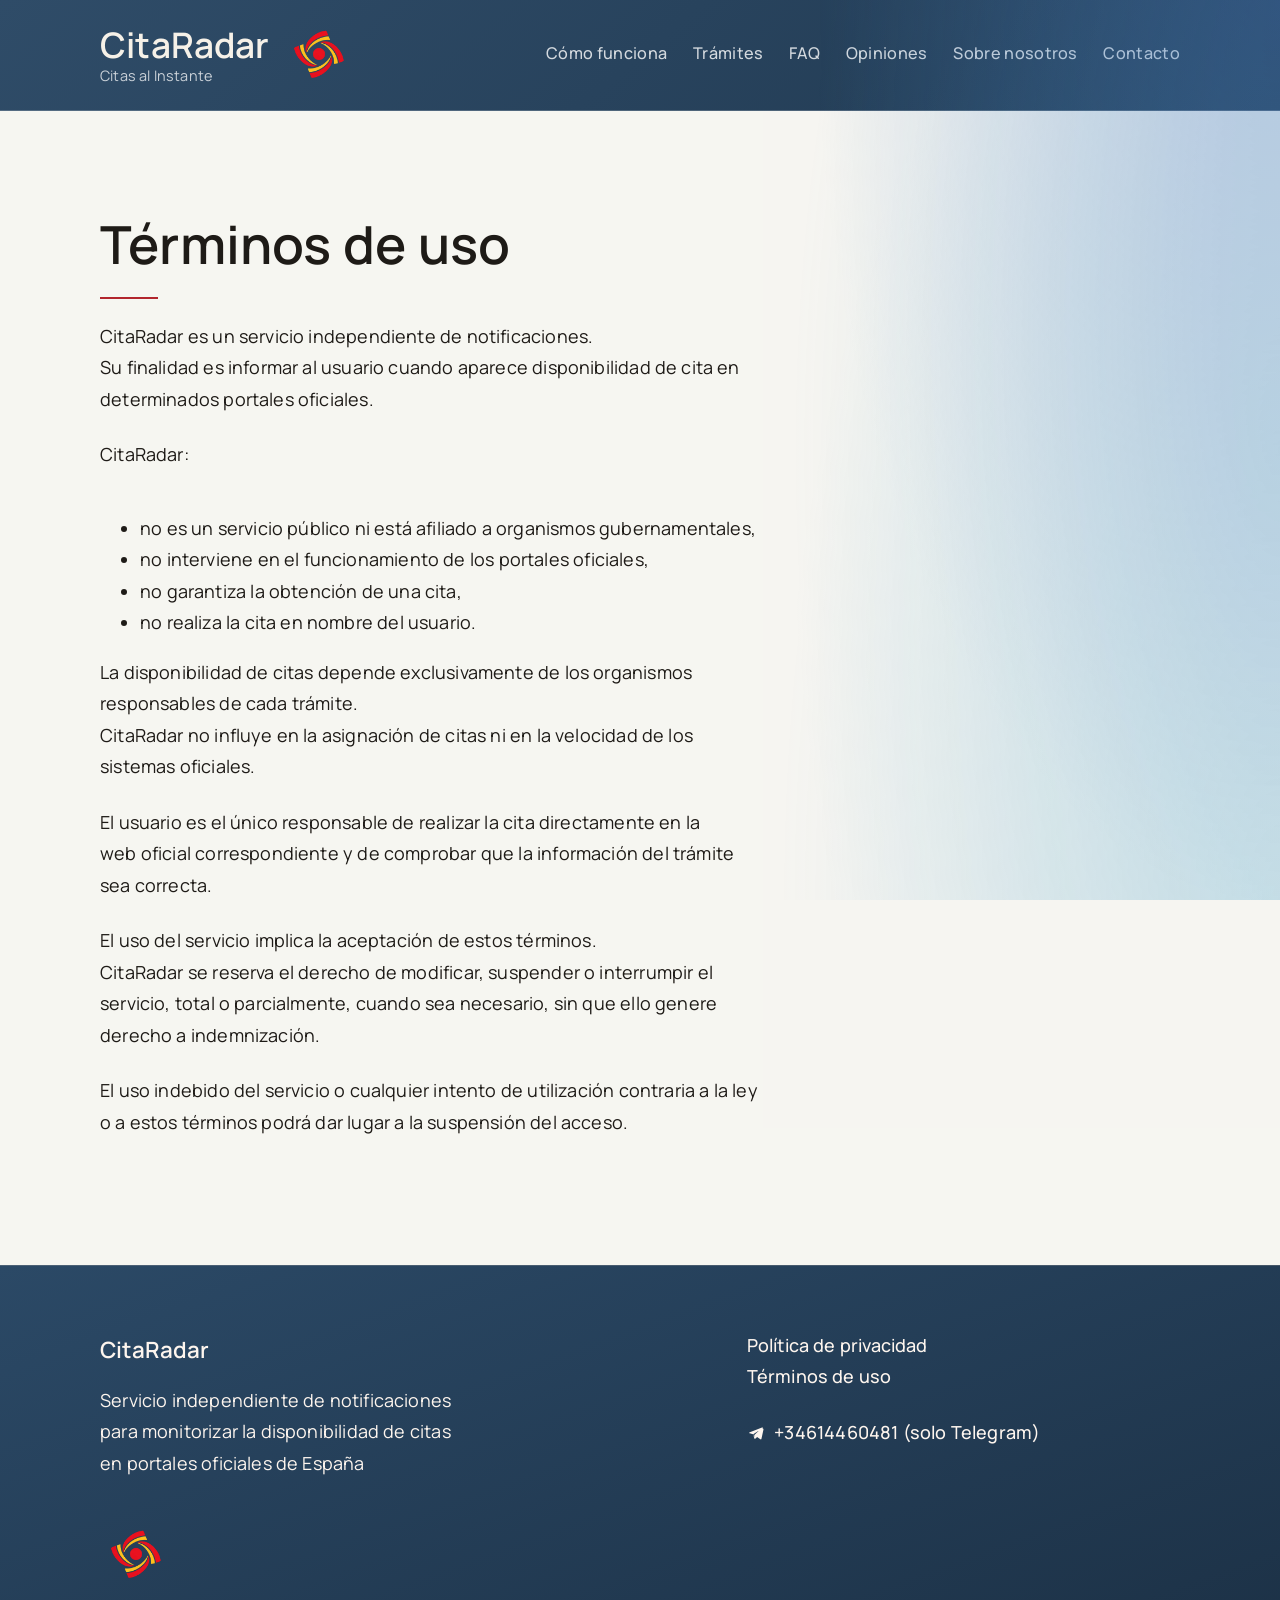
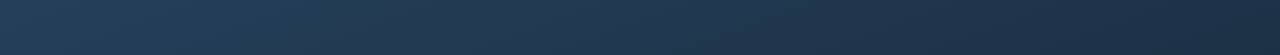
<file: terms.html>
<!doctype html>
<html lang="es">
  <head>
    <meta charset="utf-8" />
    <meta name="viewport" content="width=device-width, initial-scale=1" />
    <title>Términos de uso — CitaRadar</title>
    <meta
      name="description"
      content="Términos de uso de CitaRadar: servicio independiente de notificaciones y alcance del servicio."
    />
    <meta property="og:title" content="Términos de uso — CitaRadar" />
    <meta
      property="og:description"
      content="Condiciones de uso de CitaRadar y alcance del servicio de notificaciones."
    />
    <meta property="og:type" content="website" />
    <meta property="og:locale" content="es_ES" />
    <link rel="stylesheet" href="styles.css" />
  </head>
  <body>
    <header class="site-header">
      <div class="container header-inner">
        <div class="brand">
          <div class="brand-text">
            <a class="logo" href="index.html">CitaRadar</a>
            <span class="brand-tagline">Citas al Instante</span>
          </div>
          <img class="brand-illustration" src="Illustration.png" alt="" aria-hidden="true" />
        </div>
        <nav class="toc" aria-label="Secciones principales">
          <a href="index.html#como-funciona">Cómo funciona</a>
          <a href="index.html#tramites">Trámites</a>
          <a href="index.html#faq">FAQ</a>
          <a href="index.html#opiniones">Opiniones</a>
          <a href="index.html#creadores">Sobre nosotros</a>
          <a href="#contacto">Contacto</a>
        </nav>
        <details class="toc-mobile">
          <summary aria-label="Abrir menú de navegación">Menú</summary>
          <div class="toc-mobile-panel">
            <a href="index.html#como-funciona">Cómo funciona</a>
            <a href="index.html#tramites">Trámites</a>
            <a href="index.html#faq">FAQ</a>
            <a href="index.html#opiniones">Opiniones</a>
            <a href="index.html#creadores">Sobre nosotros</a>
            <a href="#contacto">Contacto</a>
          </div>
        </details>
      </div>
    </header>

    <main id="contenido">
      <section class="section paper">
        <div class="container content">
          <h1>Términos de uso</h1>
          <p>
            CitaRadar es un servicio independiente de notificaciones.<br />
            Su finalidad es informar al usuario cuando aparece disponibilidad de cita en determinados portales oficiales.
          </p>
          <p>CitaRadar:</p>
          <ul>
            <li>no es un servicio público ni está afiliado a organismos gubernamentales,</li>
            <li>no interviene en el funcionamiento de los portales oficiales,</li>
            <li>no garantiza la obtención de una cita,</li>
            <li>no realiza la cita en nombre del usuario.</li>
          </ul>
          <p>
            La disponibilidad de citas depende exclusivamente de los organismos responsables de cada trámite.<br />
            CitaRadar no influye en la asignación de citas ni en la velocidad de los sistemas oficiales.
          </p>
          <p>
            El usuario es el único responsable de realizar la cita directamente en la web oficial correspondiente y de
            comprobar que la información del trámite sea correcta.
          </p>
          <p>
            El uso del servicio implica la aceptación de estos términos.<br />
            CitaRadar se reserva el derecho de modificar, suspender o interrumpir el servicio, total o parcialmente,
            cuando sea necesario, sin que ello genere derecho a indemnización.
          </p>
          <p>
            El uso indebido del servicio o cualquier intento de utilización contraria a la ley o a estos términos podrá dar
            lugar a la suspensión del acceso.
          </p>
        </div>
      </section>
    </main>

    <a class="fab-cta" href="https://t.me/citaradarbot">Empezar en Telegram</a>

    <footer class="site-footer" id="contacto">
      <div class="container footer-grid">
        <div class="footer-brand">
          <p class="footer-logo">CitaRadar</p>
          <p class="footer-tagline">
            Servicio independiente de notificaciones<br />
            para monitorizar la disponibilidad de citas<br />
            en portales oficiales de España
          </p>
        </div>
        <div class="footer-meta">
          <p class="footer-links">
            <a href="privacy.html">Política de privacidad</a><br />
            <a href="terms.html">Términos de uso</a>
          </p>
          <p class="footer-contact">
            <a class="contact-row" href="https://t.me/citaradarbot">
              <span class="telegram-icon" aria-hidden="true">
                <svg viewBox="0 0 24 24" aria-hidden="true">
                  <path
                    d="M20.9 4.3 3.8 10.9c-1.2.5-1.2 1.2-.2 1.5l4.4 1.4 1.7 5.1c.2.6.1.8.7.8.5 0 .7-.2 1-.5l2.1-2 4.3 3.2c.8.4 1.3.2 1.5-.7l2.6-12.1c.3-1.1-.4-1.6-1.1-1.4Zm-3.4 3.1-7.7 7.1-.3 3.1-1.2-3.9 9.2-6.1Z"
                  />
                </svg>
              </span>
              +34614460481 (solo Telegram)
            </a>
            <br />
          </p>
        </div>
      </div>
      <div class="container footer-illustration" aria-hidden="true">
        <img src="Illustration.png" alt="" />
      </div>
    </footer>
    <script>
      (() => {
        const root = document.documentElement;
        const maxShift = 140;
        let ticking = false;
        const update = () => {
          const scrollTop = window.scrollY || window.pageYOffset;
          const shift = Math.min(maxShift, scrollTop * 0.2);
          root.style.setProperty("--scroll-shift", `${shift}px`);
          ticking = false;
        };
        update();
        window.addEventListener("scroll", () => {
          if (!ticking) {
            window.requestAnimationFrame(update);
            ticking = true;
          }
        });
      })();
    </script>
  </body>
</html>
</file>
<file: styles.css>
@import url("https://fonts.googleapis.com/css2?family=Manrope:wght@400;500;600&display=swap");

:root {
  color-scheme: light;
  --paper: #f7f6f3;
  --surface: #f1efe9;
  --paper-alpha: rgba(247, 246, 243, 0.78);
  --surface-alpha: rgba(241, 239, 233, 0.82);
  --ink: #1e1b17;
  --muted: #4f4a43;
  --line: #ddd5c8;
  --accent: #b2262d;
  --accent-dark: #8f1d23;
  --footer: #8b171c;
  --footer-ink: #fdf5ee;
  --header-height: clamp(72px, 8vw, 96px);
  --scroll-shift: 0px;
  --size-base: clamp(1rem, 0.8vw + 0.85rem, 1.125rem);
  --size-md: clamp(1.35rem, 1.6vw + 0.95rem, 1.9rem);
  --size-lg: clamp(2.25rem, 2.6vw + 1.2rem, 4rem);
}

*,
*::before,
*::after {
  box-sizing: border-box;
}

html,
body {
  min-height: 100%;
}

body {
  margin: 0;
  padding: 0;
  background: #f7f4ee;
  color: var(--ink);
  font-family: "Manrope", "Inter", "SF Pro Display", "SF Pro Text", "Segoe UI", "Helvetica Neue", Arial, sans-serif;
  font-size: var(--size-base);
  line-height: 1.75;
  letter-spacing: 0.01em;
  text-rendering: optimizeLegibility;
  position: relative;
  isolation: isolate;
}

body::before {
  content: "";
  position: fixed;
  inset: 0;
  background-image: url("data:image/svg+xml;utf8,<svg xmlns='http://www.w3.org/2000/svg' width='120' height='120' viewBox='0 0 120 120'><filter id='n'><feTurbulence type='fractalNoise' baseFrequency='0.85' numOctaves='2' stitchTiles='stitch'/><feColorMatrix type='matrix' values='0 0 0 0 0.55 0 0 0 0 0.64 0 0 0 0 0.82 0 0 0 0.35 0'/></filter><rect width='120' height='120' filter='url(%23n)' opacity='0.5'/></svg>");
  opacity: 0.08;
  mix-blend-mode: multiply;
  pointer-events: none;
  z-index: 0;
}

body::after {
  content: "";
  position: fixed;
  top: 0;
  right: 0;
  bottom: 0;
  width: 42vw;
  background-image: radial-gradient(120% 140% at 100% calc(0% + var(--scroll-shift)), rgba(74, 120, 198, 0.55) 0%, rgba(74, 120, 198, 0) 72%),
    radial-gradient(120% 160% at 100% calc(50% + var(--scroll-shift)), rgba(92, 170, 199, 0.45) 0%, rgba(92, 170, 199, 0) 76%),
    radial-gradient(120% 160% at 100% calc(100% + var(--scroll-shift)), rgba(72, 160, 210, 0.38) 0%, rgba(72, 160, 210, 0) 78%);
  opacity: 0.55;
  pointer-events: none;
  z-index: 25;
}

.site-header,
main,
.site-footer,
.fab-cta {
  position: relative;
  z-index: 2;
}

a {
  color: inherit;
  text-decoration: none;
}

a:focus-visible {
  outline: 2px solid var(--accent);
  outline-offset: 3px;
}

h1,
h2 {
  line-height: 1.15;
  letter-spacing: 0.004em;
  margin: 0 0 1.4rem;
  font-weight: 600;
  text-wrap: balance;
}

h1 {
  font-size: var(--size-lg);
  position: relative;
}

h2 {
  font-size: var(--size-md);
  display: flex;
  align-items: baseline;
  gap: 0.6rem;
  flex-wrap: wrap;
}

h1::after {
  content: "";
  display: block;
  width: 3.6rem;
  height: 2px;
  margin-top: 1.4rem;
  background: var(--accent);
}

h2::before {
  content: "";
  width: 0.45rem;
  height: 0.45rem;
  border-radius: 999px;
  background: var(--accent);
  transform: translateY(0.08em);
}

p {
  margin: 0 0 1.5rem;
  text-wrap: pretty;
}

.container {
  width: min(1080px, 92vw);
  margin: 0 auto;
}

.content {
  --content-width: 60ch;
  display: flex;
  flex-direction: column;
  align-items: flex-start;
}

.content > * {
  width: 100%;
  max-width: var(--content-width);
}

.content.wide {
  --content-width: 68ch;
}

.section {
  padding: clamp(3.5rem, 8vw, 6.5rem) 0;
  scroll-margin-top: 6.5rem;
}

.hero {
  padding-top: clamp(4rem, 6vw, 5rem);
  padding-bottom: clamp(3rem, 6vw, 4.5rem);
}

.section + .section {
  border-top: 1px solid var(--line);
}

.paper {
  background: var(--paper-alpha);
}

.surface {
  background: var(--surface-alpha);
}

.site-header {
  padding: 1.2rem 0;
  position: sticky;
  top: 0;
  z-index: 20;
  background: linear-gradient(140deg, #2f4c68 0%, #213a52 100%);
  color: #f6f1e8;
  border-bottom: 1px solid rgba(255, 255, 255, 0.18);
}

.header-inner {
  display: flex;
  align-items: center;
  justify-content: space-between;
  gap: 2rem;
}

.brand {
  display: flex;
  flex-direction: row;
  gap: 0.85rem;
  align-items: center;
  flex-wrap: nowrap;
}

.brand-text {
  display: flex;
  flex-direction: column;
  gap: 0.2rem;
  line-height: 1.1;
  text-align: left;
}

.logo {
  font-size: clamp(1.6rem, 1.6vw + 1rem, 2.2rem);
  font-weight: 600;
  margin: 0;
}

.brand-tagline {
  font-size: 0.9rem;
  color: rgba(255, 255, 255, 0.75);
}

.brand-illustration {
  height: clamp(56px, 6vw, 72px);
  width: auto;
  display: block;
}

.toc {
  display: flex;
  gap: 1.6rem;
  align-items: center;
  color: rgba(255, 255, 255, 0.8);
  text-transform: none;
  letter-spacing: 0.02em;
  font-weight: 500;
  white-space: nowrap;
  font-size: 0.9em;
}

.toc a {
  padding-bottom: 0.15rem;
  border-bottom: 1px solid transparent;
}

.toc a:hover {
  color: #ffffff;
  border-bottom-color: #ffffff;
}

.toc-mobile {
  display: none;
  position: relative;
}

.toc-mobile summary {
  list-style: none;
  cursor: pointer;
  font-weight: 600;
  text-transform: none;
  letter-spacing: 0.04em;
  color: rgba(255, 255, 255, 0.85);
  display: inline-flex;
  align-items: center;
  gap: 0.6rem;
  justify-content: center;
  padding: 0.35rem 0;
  line-height: 1;
  height: 32px;
}

.toc-mobile summary::-webkit-details-marker {
  display: none;
}

.toc-mobile summary::after {
  content: "";
  width: 1.4rem;
  height: 0.1rem;
  background: currentColor;
  box-shadow: 0 -0.35rem 0 0 currentColor, 0 0.35rem 0 0 currentColor;
}

.toc-mobile-panel {
  position: absolute;
  right: 0;
  margin-top: 0.8rem;
  background: var(--paper);
  border: 1px solid var(--line);
  border-radius: 10px;
  padding: 0.8rem 1rem;
  display: grid;
  gap: 0.6rem;
  min-width: 12rem;
  box-shadow: 0 18px 30px rgba(20, 16, 12, 0.12);
}

.toc-mobile-panel a {
  color: var(--ink);
}

.toc-mobile[open] summary {
  color: var(--accent);
}

.hero-grid {
  display: grid;
  grid-template-columns: 1fr;
  gap: 3.5rem;
  align-items: start;
}

.hero-side {
  position: relative;
  display: flex;
  align-items: flex-start;
  justify-content: flex-start;
  width: 100%;
  height: clamp(240px, 60vw, 360px);
  padding: clamp(0.9rem, 2vw, 1.6rem);
}

.hero-text {
  max-width: 60ch;
}

.hero-photo {
  position: absolute;
  inset: 0;
  border-radius: 24px;
  overflow: hidden;
  z-index: 0;
  background: #e7e1d7;
}

.hero-photo img {
  width: 100%;
  height: 100%;
  object-fit: cover;
  object-position: 35% 20%;
}

.hero-card {
  position: absolute;
  top: clamp(1rem, 3vw, 2rem);
  right: clamp(1rem, 3vw, 2rem);
  z-index: 1;
  border: 1px solid var(--line);
  background: rgba(255, 255, 255, 0.94);
  border-radius: 16px;
  padding: 1.3rem 1.4rem;
  box-shadow: none;
  width: min(90%, 360px);
}

.telegram-header {
  display: flex;
  align-items: center;
  gap: 0.75rem;
  margin-bottom: 1rem;
}

.telegram-avatars {
  display: inline-flex;
  align-items: center;
  gap: 0.35rem;
}

.telegram-avatar {
  width: 2rem;
  height: 2rem;
  border-radius: 50%;
  object-fit: cover;
  border: 1px solid var(--line);
  background: #efe9e1;
}

.telegram-avatar.secondary {
  width: 1.7rem;
  height: 1.7rem;
}

.telegram-meta {
  display: grid;
  gap: 0.1rem;
  line-height: 1.1;
}

.telegram-name {
  margin: 0;
  font-weight: 600;
}

.telegram-app {
  margin: 0;
  font-size: 0.85em;
  color: var(--muted);
}

.telegram-dot {
  width: 0.55rem;
  height: 0.55rem;
  border-radius: 999px;
  background: var(--accent);
  margin-left: auto;
}

.telegram-bubble {
  border: 1px solid var(--line);
  border-radius: 12px;
  padding: 0.9rem 1.1rem;
  background: #ffffff;
  line-height: 1.4;
}

.telegram-bubble p {
  margin: 0;
}

.telegram-bubble p + p {
  margin-top: 0.4rem;
  color: var(--muted);
}

.small {
  color: var(--muted);
}

.cta {
  margin-top: 2rem;
  display: flex;
  flex-wrap: nowrap;
  gap: 1rem;
}

.btn {
  display: inline-flex;
  align-items: center;
  justify-content: center;
  padding: 0.85rem 1.8rem;
  border-radius: 6px;
  border: 1px solid var(--ink);
  font-size: inherit;
  letter-spacing: 0.02em;
  transition: background 0.2s ease, color 0.2s ease, border-color 0.2s ease;
  width: 250px;
  white-space: nowrap;
}

.btn-primary {
  background: var(--accent);
  border-color: var(--accent);
  color: #fff;
}

.btn-primary:hover {
  background: var(--accent-dark);
  border-color: var(--accent-dark);
}

.btn-secondary:hover {
  border-color: var(--accent);
  color: var(--accent);
}

.steps {
  list-style: none;
  margin: 2.2rem 0 0;
  padding: 0;
  display: grid;
  gap: 1.6rem;
  position: relative;
  margin-bottom: 1.8rem;
}

.step {
  display: grid;
  grid-template-columns: 2.2rem 1fr;
  gap: 1.6rem;
  align-items: start;
}

.step-number {
  font-size: var(--size-md);
  font-weight: 600;
  line-height: 1;
  color: var(--accent);
  text-align: center;
}

.step-content {
  display: grid;
  gap: 0.35rem;
}

.step-title {
  margin: 0;
  font-weight: 600;
}

.step-text {
  margin: 0;
  color: var(--muted);
}

.accordion {
  margin-top: 2.5rem;
  width: 100%;
}

.accordion-item {
  padding: 1.4rem 0;
  border-top: 1px solid var(--line);
}

.accordion-item:last-of-type {
  border-bottom: 1px solid var(--line);
}

.accordion-item summary {
  font-size: inherit;
  font-weight: 600;
  cursor: pointer;
  list-style: none;
}

.accordion-item summary::-webkit-details-marker {
  display: none;
}

.accordion-item summary::marker {
  display: none;
}

.accordion-body {
  margin-top: 1rem;
}

.category-meta {
  margin: 0 0 0.6rem;
  color: var(--muted);
}

.category-note {
  margin: 0 0 0.8rem;
  color: var(--muted);
}

.category-list {
  margin: 0;
  padding-left: 1.2rem;
}

.category-list li {
  margin: 0.35rem 0;
}

.faq-item {
  border-top: 1px solid var(--line);
  padding: 1.2rem 0;
}

.faq-item:last-of-type {
  border-bottom: 1px solid var(--line);
}

.faq-item summary {
  cursor: pointer;
  font-weight: 600;
  list-style: none;
  display: flex;
  align-items: center;
  justify-content: space-between;
  gap: 1.5rem;
}

.faq-item summary::-webkit-details-marker {
  display: none;
}

.faq-item summary::marker {
  display: none;
}

.faq-item summary::after {
  content: "+";
  font-weight: 400;
  color: var(--muted);
}

.faq-item[open] summary::after {
  content: "—";
}

.faq-answer {
  margin-top: 0.8rem;
}

.testimonials {
  display: flex;
  gap: 1.6rem;
  margin-top: 2rem;
  overflow-x: auto;
  padding-bottom: 0.8rem;
  scroll-snap-type: x mandatory;
  scroll-padding: 1rem;
  -webkit-overflow-scrolling: touch;
  scrollbar-width: none;
}

.testimonials::-webkit-scrollbar {
  display: none;
}

.testimonial {
  flex: 0 0 min(520px, 85vw);
  border: 1px solid var(--line);
  padding: 1.4rem 1.6rem;
  background: transparent;
  box-shadow: none;
  scroll-snap-align: start;
}

.testimonial-meta {
  font-weight: 600;
}

.cta-final .btn-primary {
  margin-top: 1.6rem;
}

.site-footer {
  padding: clamp(2.5rem, 6vw, 4rem) 0;
  border-top: 1px solid rgba(255, 255, 255, 0.18);
  background: linear-gradient(160deg, #2b4966 0%, #1c3146 100%);
  color: var(--footer-ink);
}

.site-footer p {
  margin: 0;
}

.footer-links {
  color: var(--footer-ink);
  font-weight: 500;
}

.footer-links a {
  color: inherit;
}

.contact-row {
  display: inline-flex;
  align-items: center;
  gap: 0.6rem;
}

.telegram-icon {
  width: 18px;
  height: 18px;
  display: inline-flex;
}

.telegram-icon svg {
  width: 18px;
  height: 18px;
  fill: currentColor;
}

.footer-grid {
  display: grid;
  grid-template-columns: 1.4fr 1fr;
  gap: 2.5rem;
  align-items: start;
}

.footer-brand {
  display: grid;
  gap: 1rem;
}

.footer-logo {
  font-size: 1.4rem;
  font-weight: 600;
  margin: 0;
}

.footer-tagline {
  max-width: 36ch;
}

.footer-meta {
  display: grid;
  gap: 1.5rem;
  justify-items: start;
}

.footer-contact {
  font-weight: 500;
}

.footer-illustration {
  margin-top: 2.5rem;
  display: flex;
  justify-content: flex-start;
}

.footer-illustration img {
  height: 72px;
  width: auto;
  display: block;
}

.footer-contact a {
  color: inherit;
  text-decoration: none;
}

@media (min-width: 1024px) {
  .hero {
    min-height: calc(100vh - var(--header-height));
    min-height: calc(100svh - var(--header-height));
    display: flex;
    flex-direction: column;
  }

  .hero-grid {
    grid-template-columns: 1fr 1fr;
    gap: 3.5rem;
    align-items: stretch;
    flex: 1;
  }

  .hero-side {
    height: 100%;
    align-self: stretch;
  }
}

@media (max-width: 900px) {
  .header-inner {
    display: grid;
    grid-template-columns: 1fr auto;
    align-items: center;
    gap: 1rem;
  }

  .toc {
    display: none;
  }

  .toc-mobile {
    display: block;
    margin-left: 0;
    justify-self: end;
    align-self: center;
  }

  .hero-grid {
    grid-template-columns: 1fr;
  }

  .hero-side {
    height: clamp(1120px, 220vw, 1840px);
    padding: clamp(0.75rem, 3vw, 1.2rem);
  }

  .footer-grid {
    grid-template-columns: 1fr;
    gap: 1.5rem;
  }
}

@media (max-width: 720px) {

  .step {
    grid-template-columns: auto;
  }

  .step-number {
    margin-bottom: 0.4rem;
    text-align: left;
    justify-self: start;
  }
}

.fab-cta {
  position: fixed;
  bottom: 1.2rem;
  right: 1.2rem;
  background: var(--accent);
  color: #fff;
  padding: 0.85rem 1.4rem;
  border-radius: 999px;
  box-shadow: 0 18px 30px rgba(178, 38, 45, 0.2);
  display: none;
  z-index: 30;
  width: 250px;
  text-align: center;
}

@media (max-width: 900px) {
  .fab-cta {
    display: inline-flex;
    align-items: center;
    justify-content: center;
  }
}
</file>
